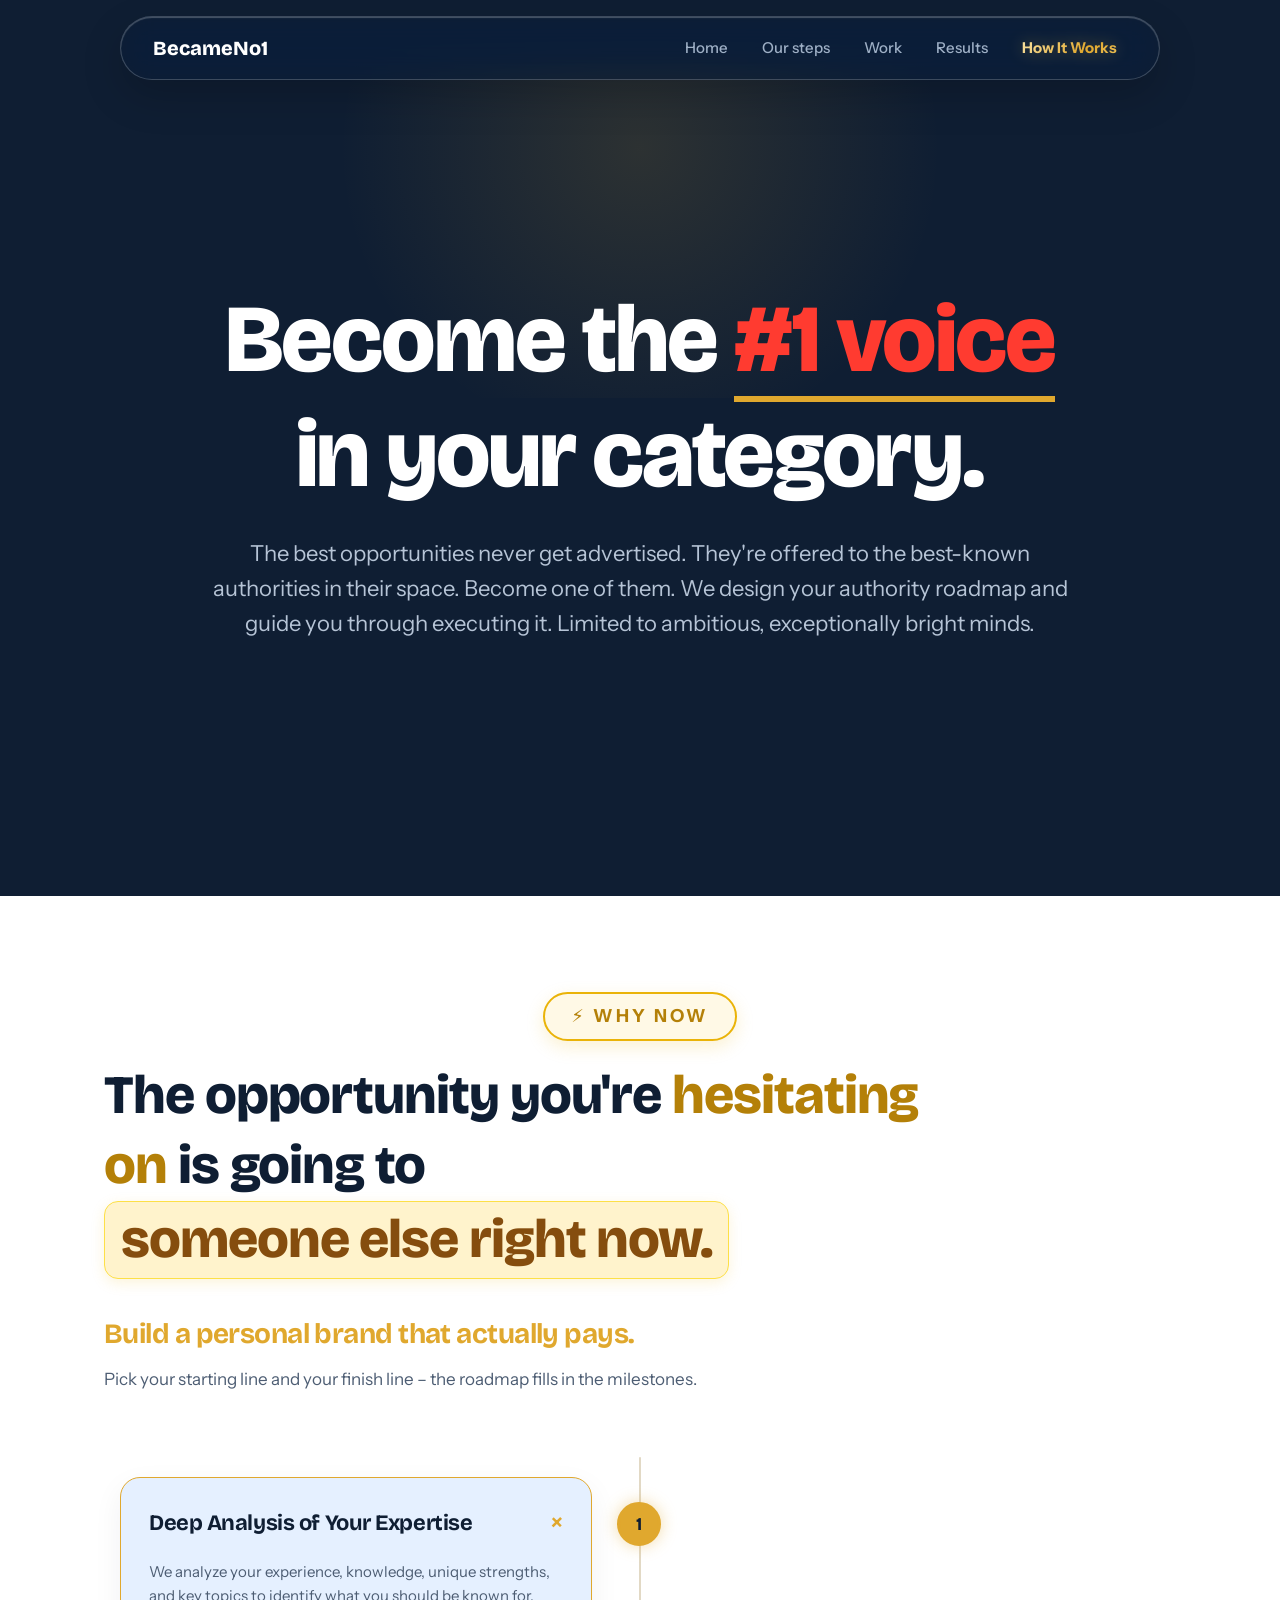
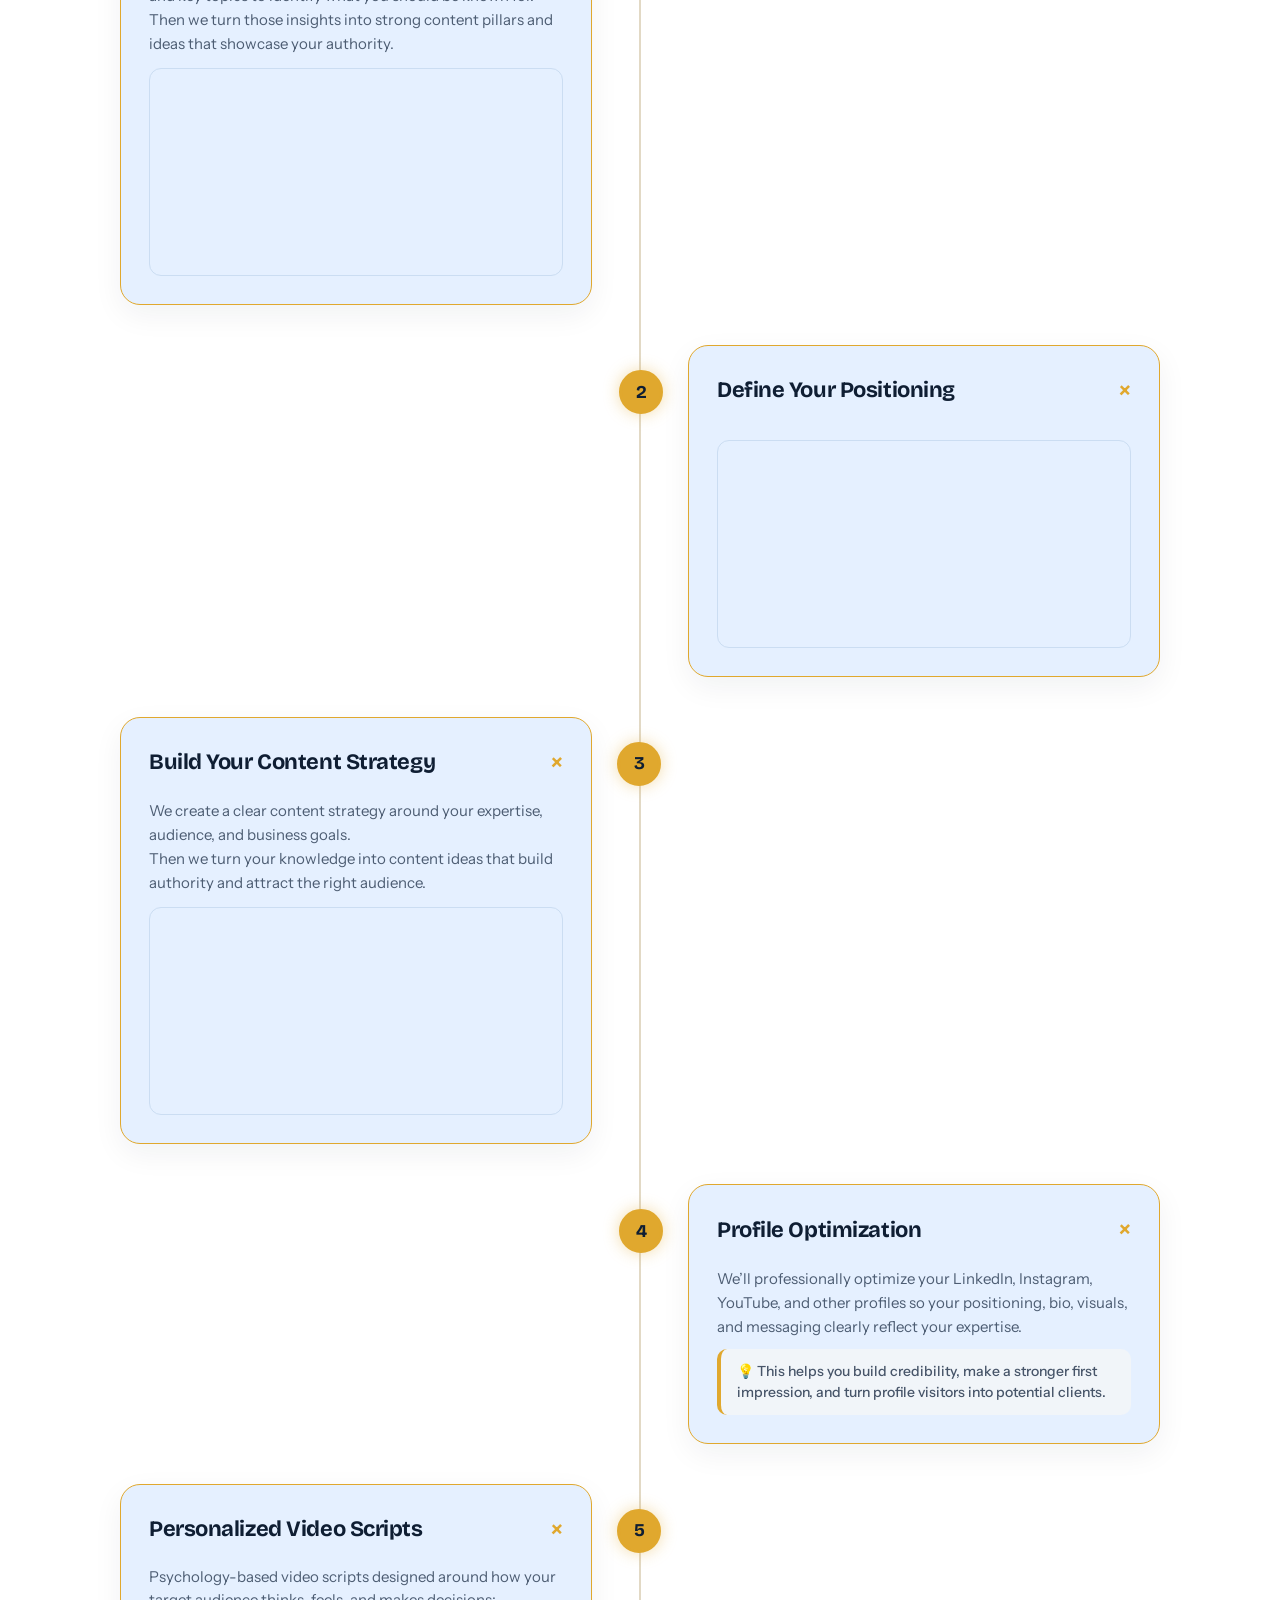
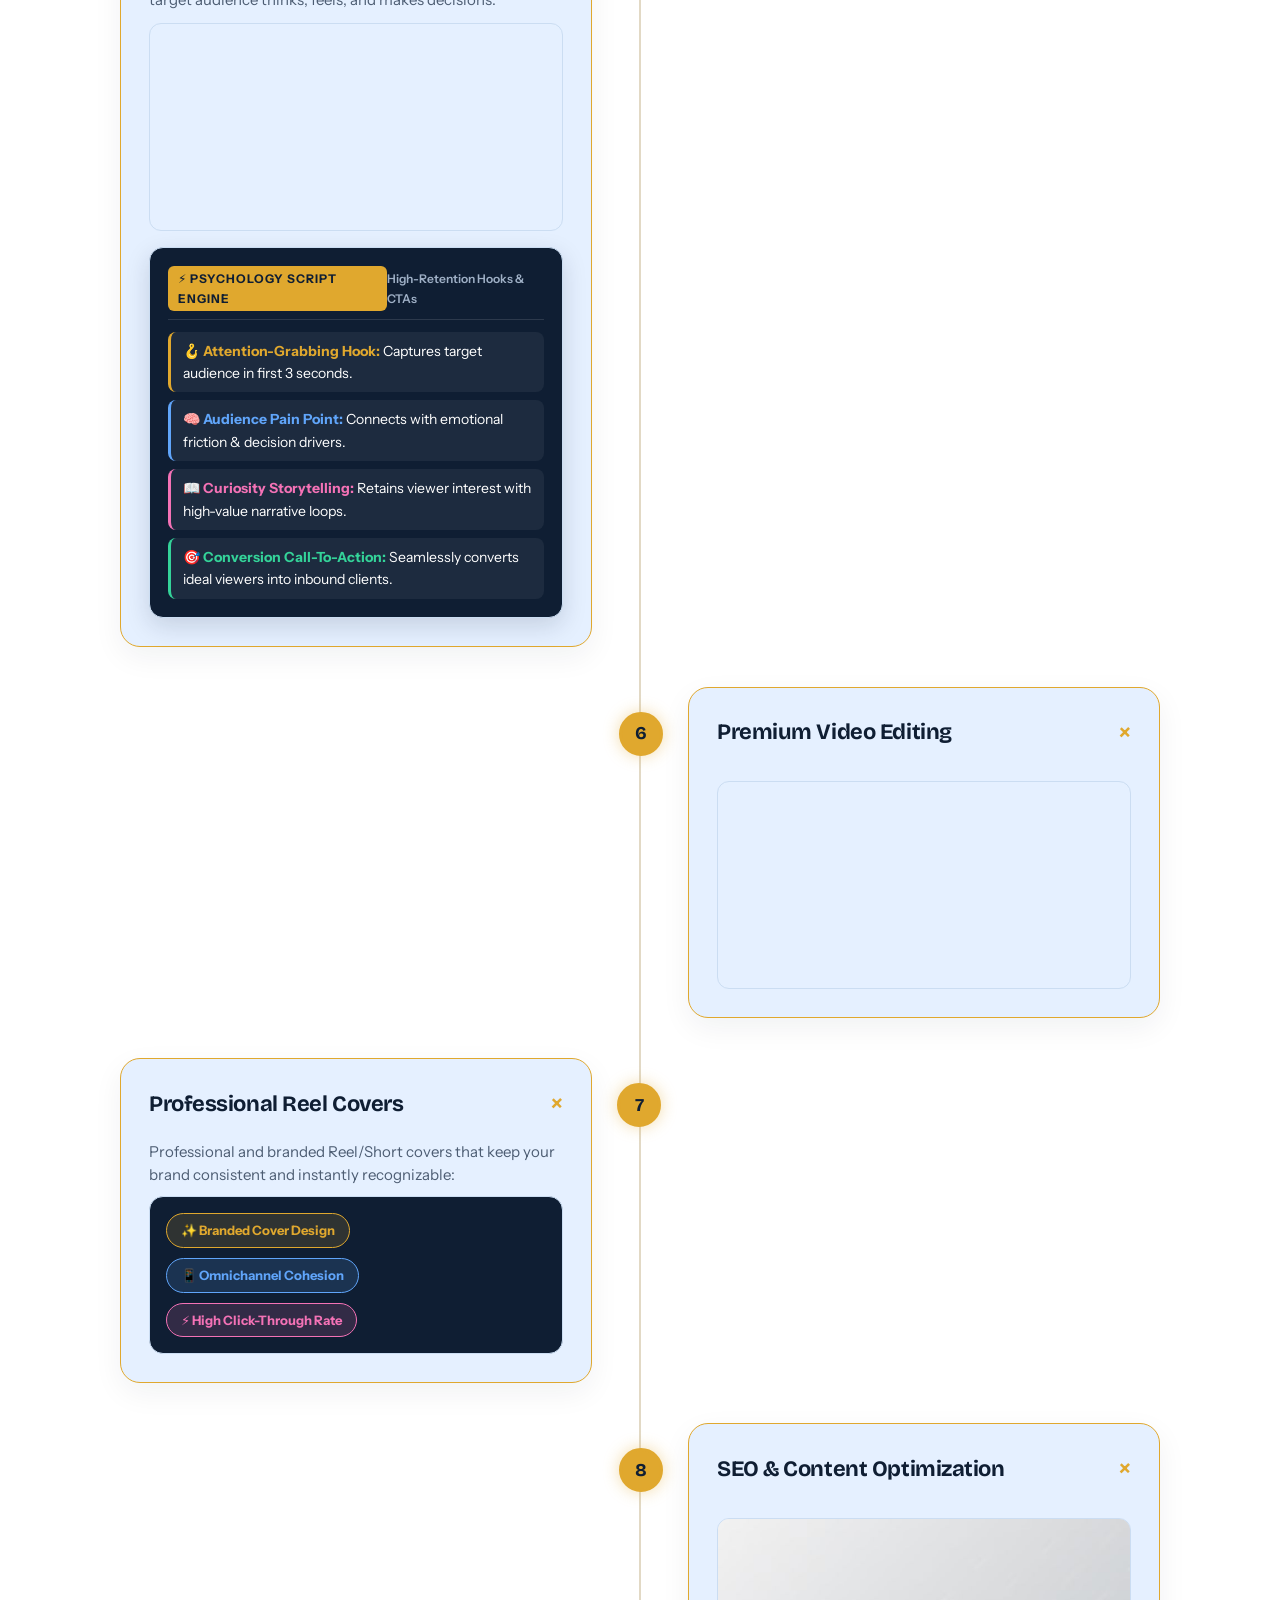
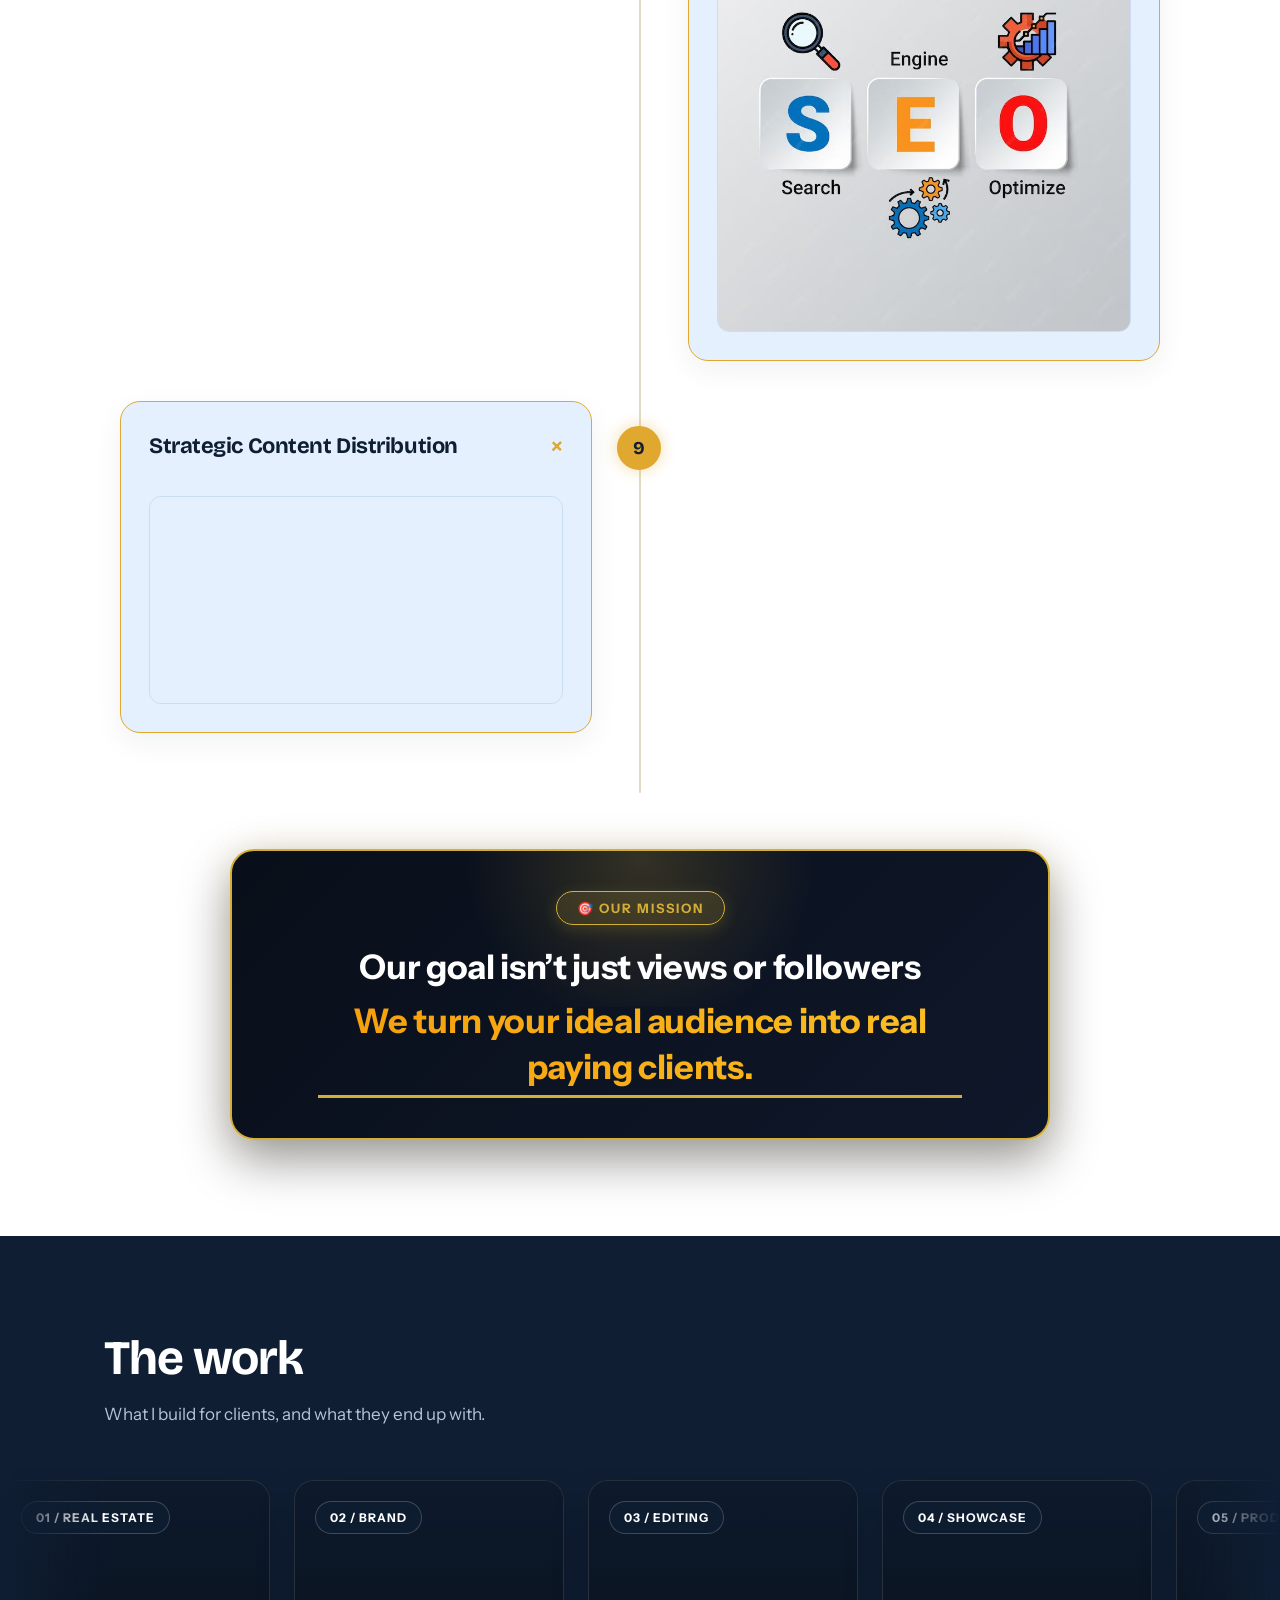
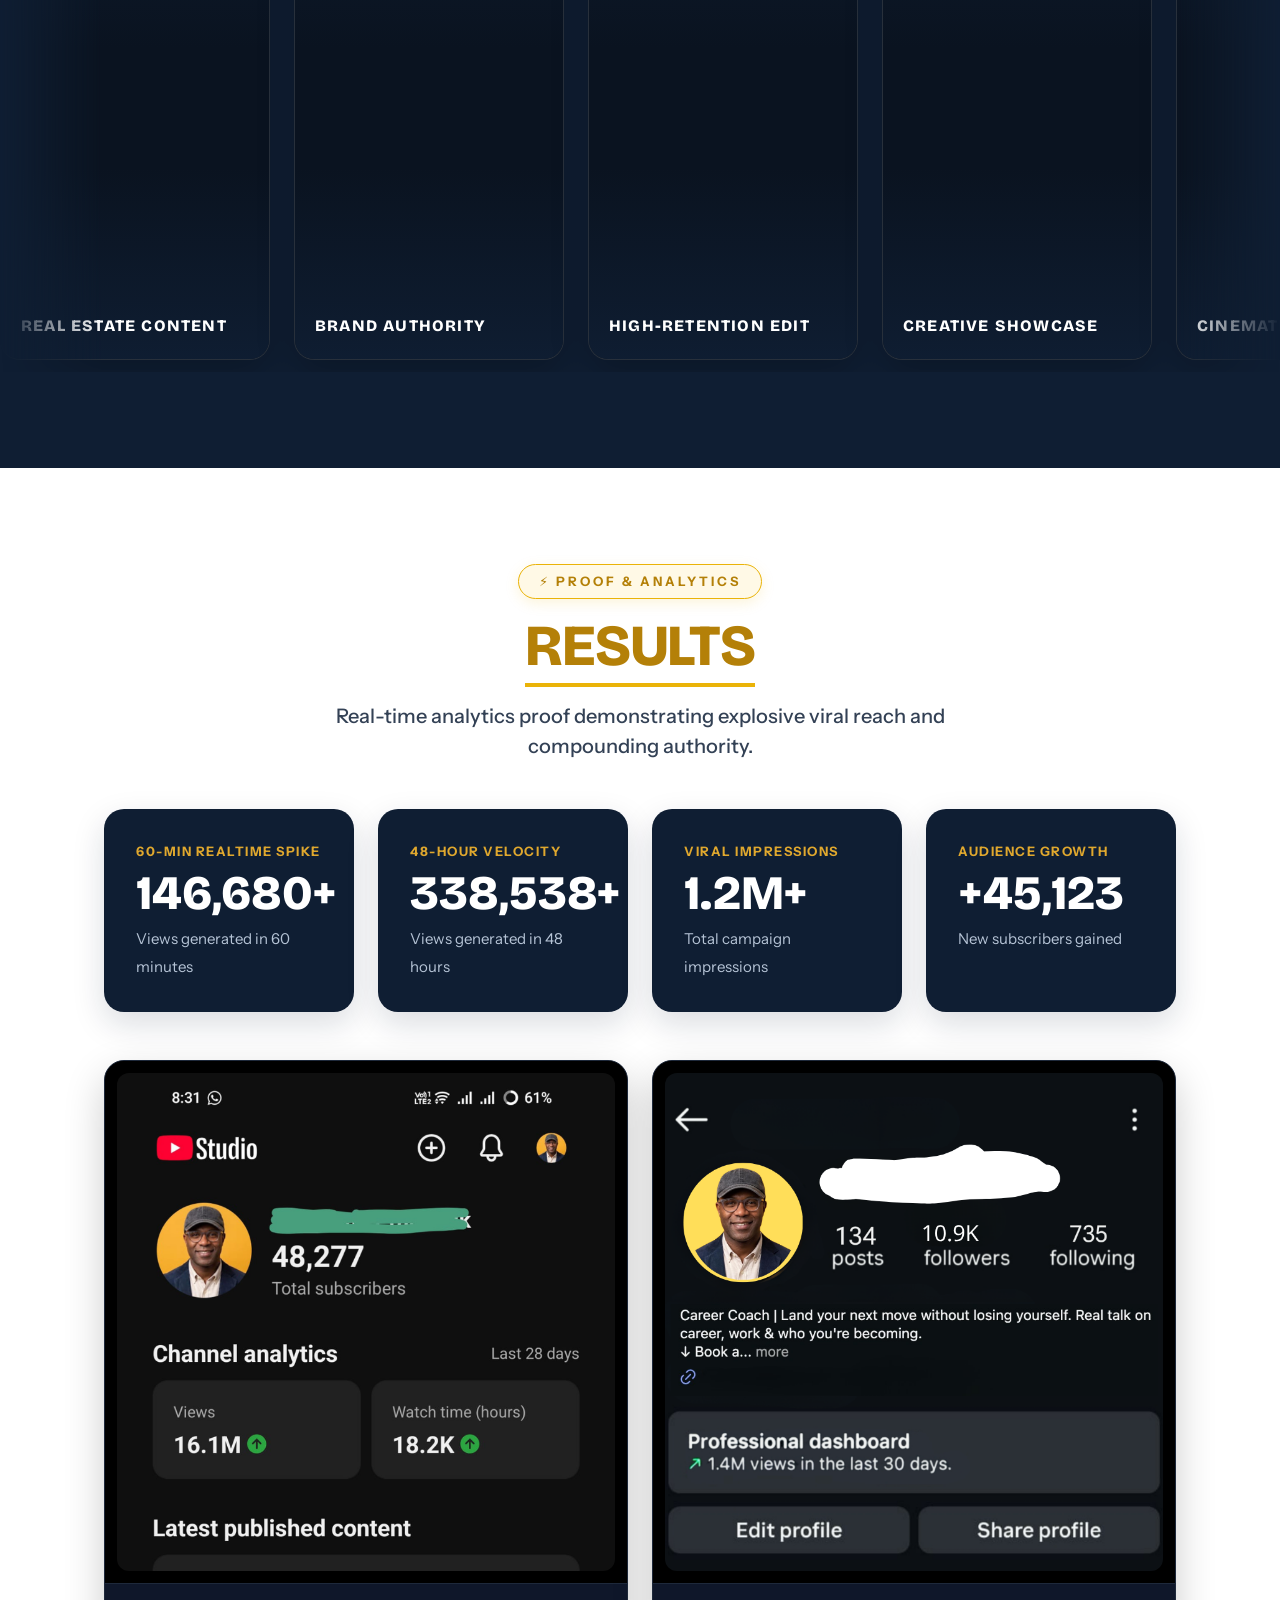
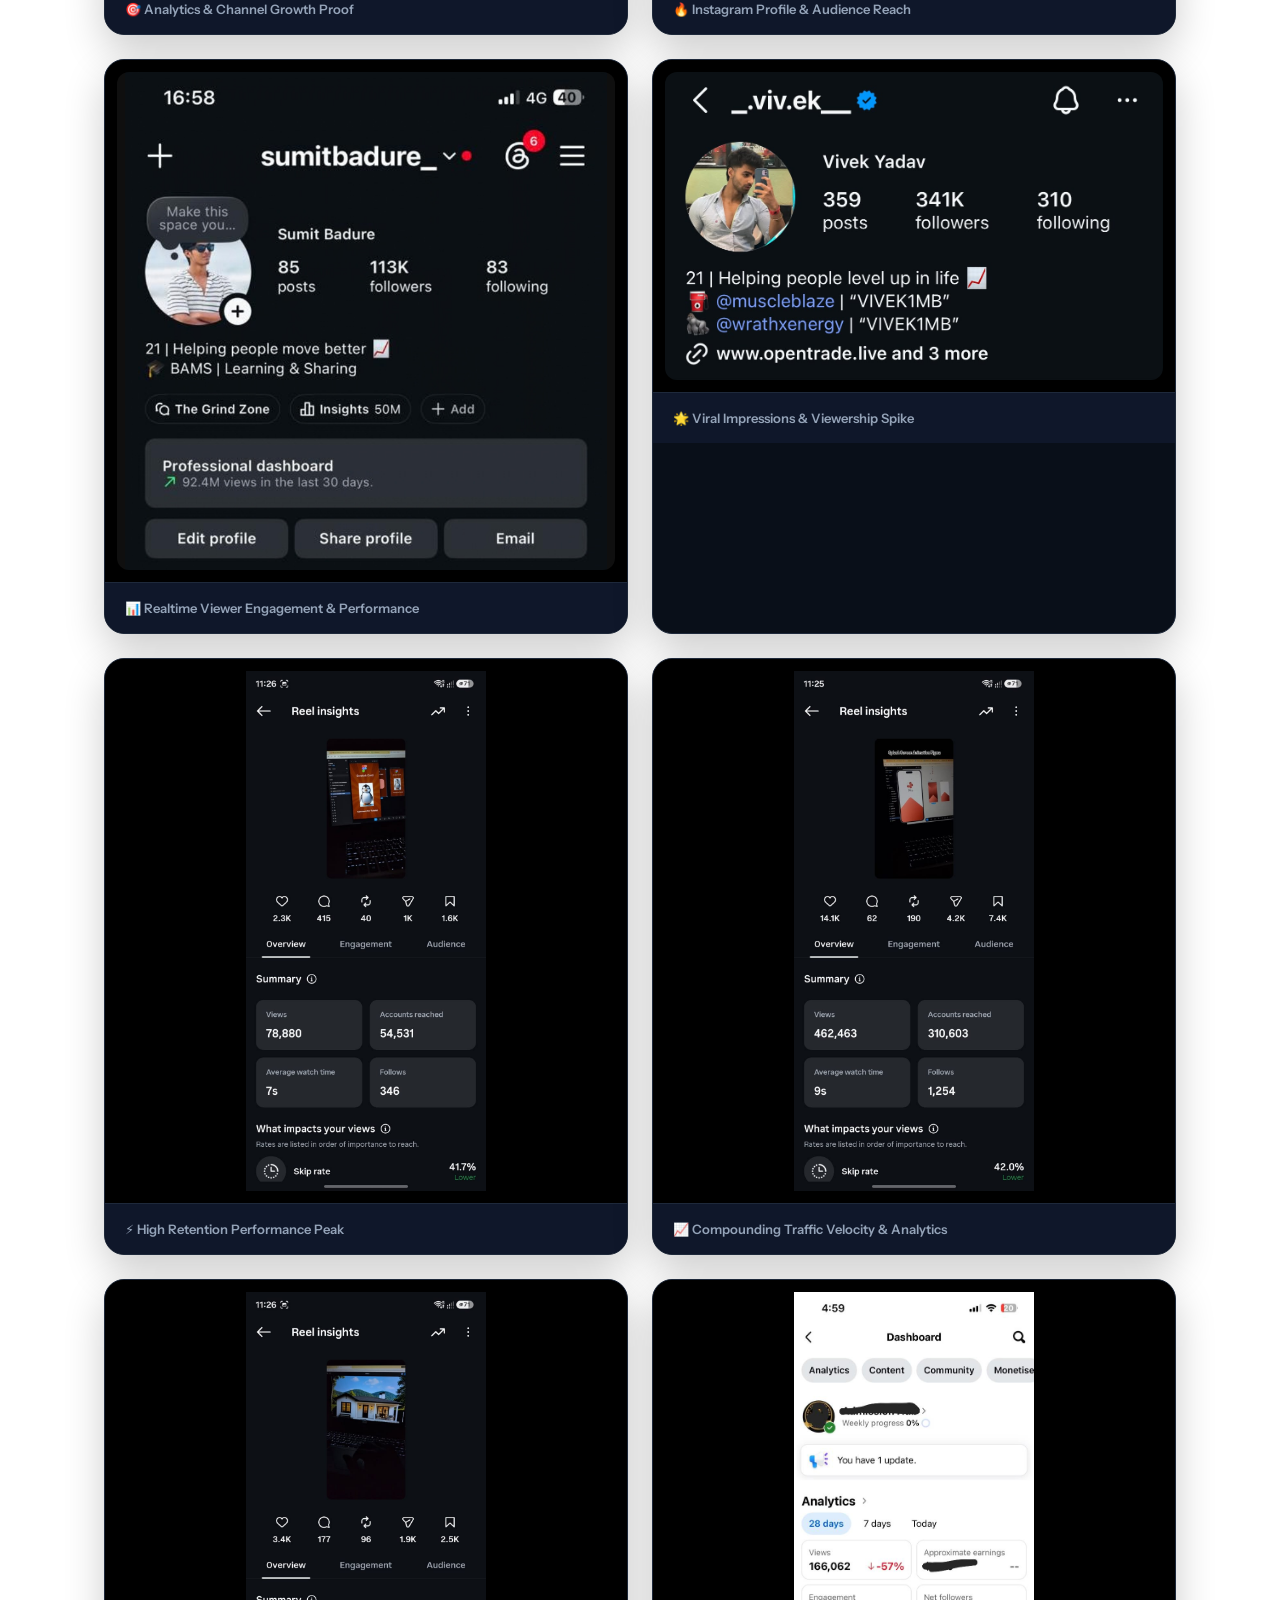
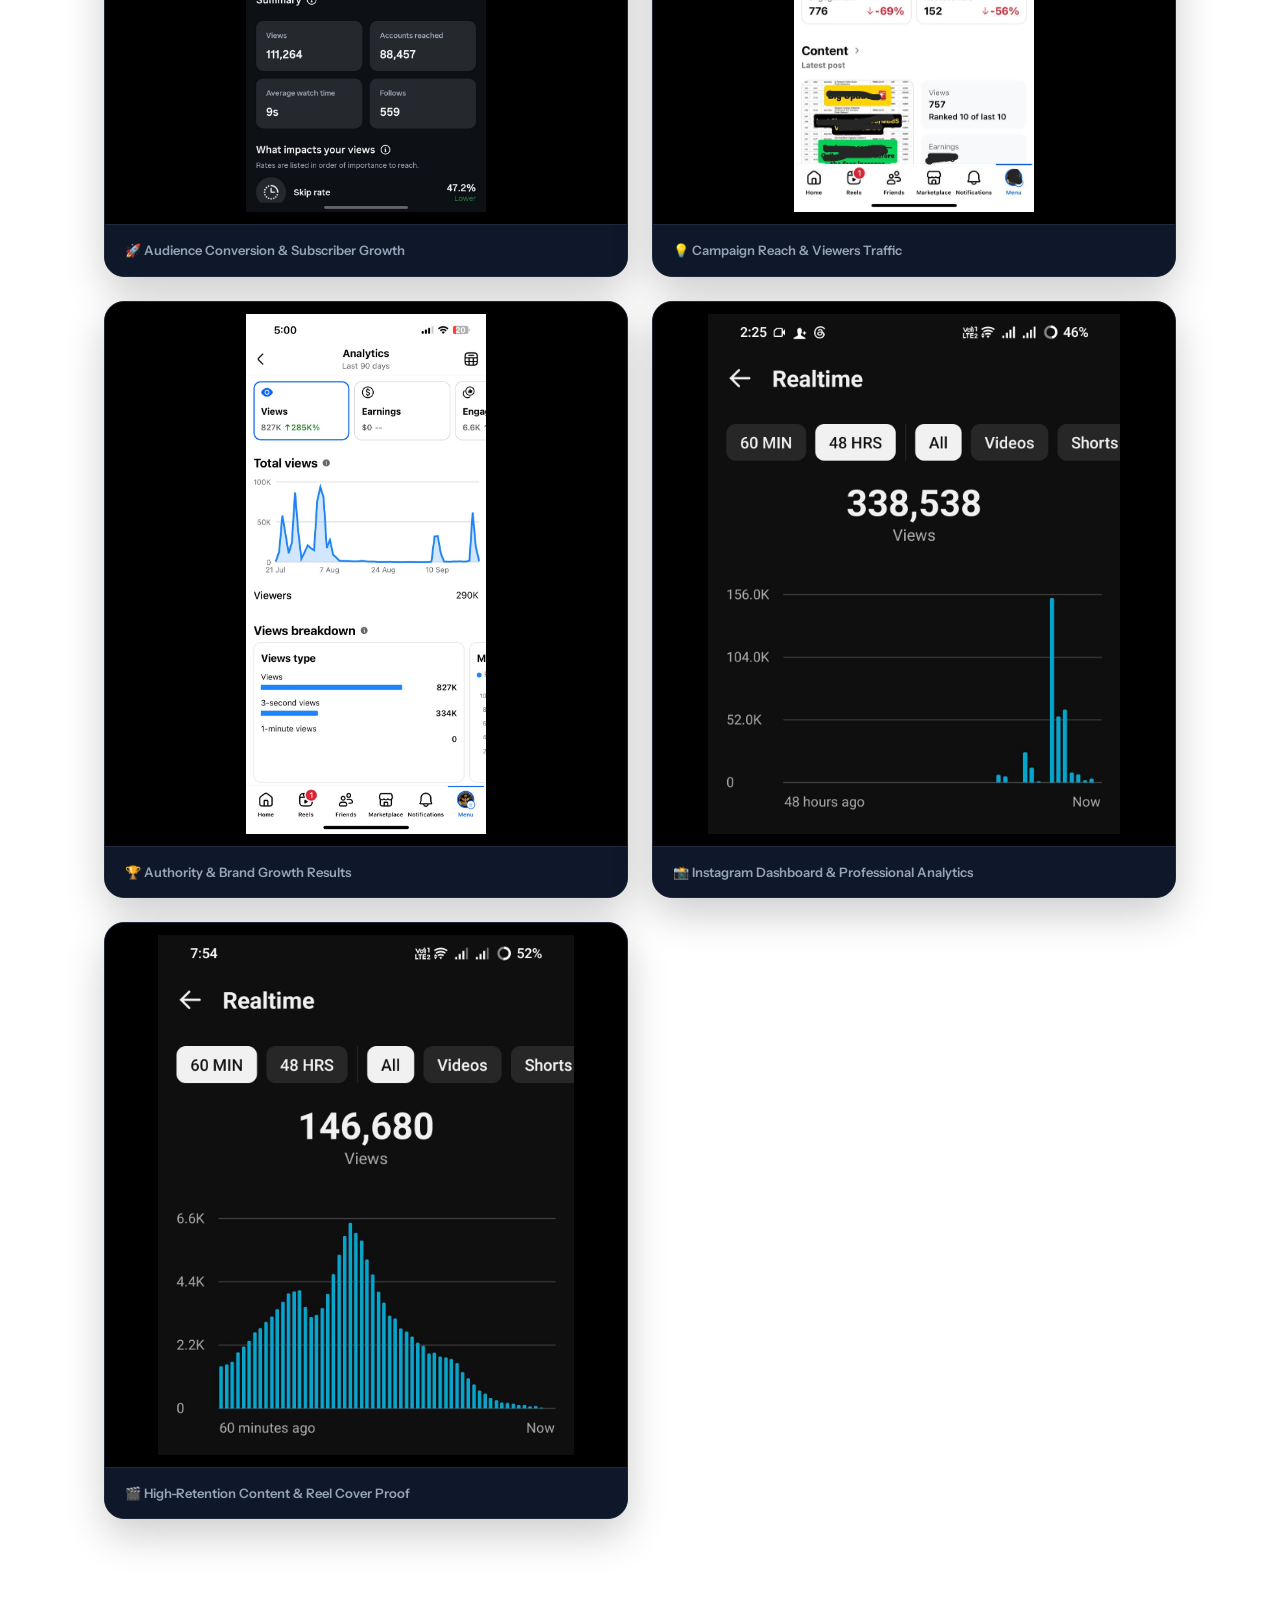
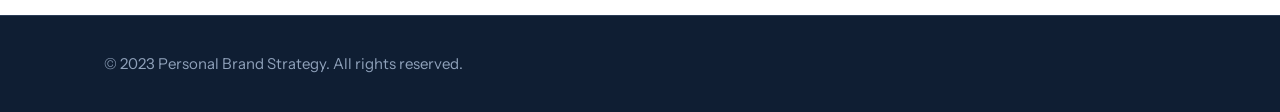
<file: index.html>
<!DOCTYPE html>
<html lang="en">
<head>
<meta charset="utf-8">
<meta name="viewport" content="width=device-width, initial-scale=1">
<title>Authority, PR and Search for Founders, Coaches and TEDx Speakers</title>
<meta name="description" content="I help founders, coaches and TEDx speakers build authority that dominates search, through PR and media features. 99+ features and counting.">
<meta property="og:title" content="Become the #1 voice in your category">
<meta property="og:description" content="Reputation and PR strategy for founders, coaches and TEDx speakers.">
<meta property="og:type" content="website">
<script type="application/ld+json">
{"@context":"https://schema.org","@type":"Person","name":"","jobTitle":"Founder & CEO","worksFor":{"@type":"Organization","name":""},"address":{"@type":"PostalAddress","addressLocality":"Kolkata","addressCountry":"IN"},"sameAs":["[FILL: LinkedIn URL]","[FILL: Instagram URL]"]}
</script>
<link rel="preconnect" href="https://fonts.googleapis.com">
<link rel="preconnect" href="https://fonts.gstatic.com" crossorigin>
<link href="https://fonts.googleapis.com/css2?family=Bricolage+Grotesque:wght@600;700;800&family=Instrument+Sans:wght@400;500;600&display=swap" rel="stylesheet">
<link rel="stylesheet" href="styles.css">
<style>
:root{
  --ink:#0F1E33; --fog:#EDF1F6; --gold:#E0A82E; --slate:#4D5D73; --white:#fff; --line:#CBD5E1;
  --head:'Bricolage Grotesque',system-ui,sans-serif; --body:'Instrument Sans',system-ui,sans-serif;
  --wrap:1120px;
}
*{box-sizing:border-box;margin:0;padding:0}
html{scroll-behavior:smooth;scroll-padding-top:80px}
body{font-family:var(--body);font-size:17px;line-height:1.6;color:var(--white);background:var(--ink)}
h1,h2,h3{font-family:var(--head);line-height:1.1;letter-spacing:-.02em}
a{color:inherit}
:focus-visible{outline:3px solid var(--gold);outline-offset:3px}
.wrap{max-width:var(--wrap);margin:0 auto;padding:0 24px}
section{padding:96px 0}
h2{font-size:clamp(30px,4.5vw,48px);font-weight:700;max-width:18ch}
.lead{color:var(--slate);max-width:56ch;margin-top:16px}
.fill{background:#FFF3CC;padding:0 4px;border-radius:3px}
.btn{display:inline-block;padding:14px 26px;border-radius:999px;font-weight:600;text-decoration:none;font-family:var(--body);transition:transform .15s,background .15s}
.btn.gold{background:var(--gold);color:var(--ink)}
.btn.gold:hover{transform:translateY(-2px);background:#EDB93F}
.btn.ghost{border:2px solid var(--ink)}
.btn.ghost:hover{background:var(--ink);color:var(--white)}

/* header */
header{position:sticky;top:16px;z-index:100;pointer-events:none;padding:0 24px}
header .wrap{
  pointer-events:auto;
  max-width:1040px;
  margin:0 auto;
  background:rgba(15,30,51,0.65);
  backdrop-filter:blur(16px) saturate(180%);
  -webkit-backdrop-filter:blur(16px) saturate(180%);
  color:#fff;
  border-radius:999px;
  padding:0 32px;
  height:64px;
  display:flex;
  align-items:center;
  justify-content:space-between;
  box-shadow:0 16px 40px rgba(0,0,0,0.18), inset 0 1px 1px rgba(255,255,255,0.25);
  border:1px solid rgba(255,255,255,0.2);
}
.logo{font-family:var(--head);font-weight:800;font-size:20px;text-decoration:none;color:#fff}
nav{display:flex;gap:14px;align-items:center}
nav a{text-decoration:none;font-weight:500;font-size:15px;padding:4px 10px;border-radius:999px;color:#9FB0C6;transition:color .15s,background .15s}
nav a:hover, nav a.active{color:#fff;background:rgba(255,255,255,0.05)}
nav .btn{
  padding:10px 22px;
  border-radius:999px;
  border:1.5px solid rgba(255,255,255,0.3);
  background:transparent;
  color:#fff;
  font-weight:600;
  transition:all .15s;
}
nav .btn:hover{background:#fff;color:var(--ink);border-color:#fff}
@media(max-width:820px){nav a:not(.btn){display:none}}

/* hero */
.hero{min-height:calc(100vh - 68px);display:flex;align-items:center;justify-content:center;padding:60px 0;text-align:center;background:var(--ink);position:relative;overflow:hidden;}
.hero::before{content:"";position:absolute;top:-20%;left:50%;transform:translateX(-50%);width:700px;height:500px;background:radial-gradient(circle, rgba(224,168,46,0.14) 0%, rgba(15,30,51,0) 70%);pointer-events:none;z-index:0;}
.hero .wrap{width:100%;position:relative;z-index:1;}
.hero .grid{display:flex;justify-content:center;align-items:center}
.hero h1{font-size:clamp(48px,8.5vw,96px);font-weight:800;color:var(--white)}
.hero p{font-size:22px;color:#B6C4D6;max-width:58ch;margin:28px auto 32px}
.hero .cta{display:flex;gap:14px;flex-wrap:wrap;justify-content:center}
.portrait{aspect-ratio:4/5;background:var(--ink);border-radius:20px;display:grid;place-items:center;color:#9FB0C6;text-align:center;padding:24px}
.hero-in{animation:rise .8s ease both;margin:0 auto}
@keyframes rise{from{opacity:0;transform:translateY(18px)}to{opacity:1;transform:none}}
.proof{margin-top:56px;padding-top:28px;border-top:1px solid rgba(255,255,255,0.12);display:flex;gap:40px;flex-wrap:wrap;align-items:center}
.proof strong{font-family:var(--head);font-size:44px;color:var(--white);line-height:1}
.proof span{color:#B6C4D6;max-width:14ch;display:block;font-size:15px}
.logos{display:flex;gap:28px;flex-wrap:wrap;color:#B6C4D6;font-weight:600}
@media(max-width:820px){.hero .grid{grid-template-columns:1fr}.portrait{max-width:320px}}

/* steps roadmap */
.steps{background:#FFFFFF;color:var(--ink);padding:96px 0;}
.steps .lead{color:var(--slate)}
.road{position:relative;margin-top:64px;max-width:1040px;margin-left:auto;margin-right:auto;padding:20px 0;}
.road::before{content:"";position:absolute;left:50%;top:0;bottom:0;width:2px;background:#E2D9C5;border-radius:3px;transform:translateX(-50%);}
.road .fillbar{position:absolute;left:50%;top:0;width:2px;height:0;background:var(--gold);border-radius:3px;transform:translateX(-50%);z-index:1;}

.step{
  position:relative;
  width:calc(50% - 48px);
  margin-bottom:40px;
  background:#F0F6FF;
  border:1.5px solid #CBDDF2;
  border-radius:20px;
  padding:24px 28px;
  box-shadow:0 10px 30px rgba(15,30,51,0.06);
  transition:all .25s ease;
}
.step:hover{
  border-color:var(--gold);
  box-shadow:0 14px 36px rgba(224,168,46,0.22);
}
.step[open]{
  border-color:var(--gold);
  background:#E5F0FF;
}

.step:nth-of-type(odd){
  margin-left:0;
  margin-right:auto;
}
.step:nth-of-type(even){
  margin-left:auto;
  margin-right:0;
}

.step .num{
  position:absolute;
  top:24px;
  width:44px;
  height:44px;
  border-radius:50%;
  background:#0F1E33;
  color:#FFFFFF;
  border:3px solid #CBDDF2;
  display:grid;
  place-items:center;
  font-family:var(--head);
  font-size:18px;
  font-weight:700;
  transition:all .2s ease;
  z-index:2;
}

.step:nth-of-type(odd) .num{
  right:-48px;
  transform:translateX(50%);
}

.step:nth-of-type(even) .num{
  left:-48px;
  transform:translateX(-50%);
}

.step[open] .num, .step.done .num{
  background:var(--gold);
  border-color:var(--gold);
  color:var(--ink);
  box-shadow:0 0 16px rgba(224,168,46,0.4);
}

.step summary{
  list-style:none;
  cursor:pointer;
  display:flex;
  justify-content:space-between;
  gap:16px;
  align-items:center;
}
.step summary::-webkit-details-marker{display:none}
.step h3{font-size:22px;font-weight:700;color:#0F1E33;line-height:1.3;}
.step summary::after{content:"+";font-size:26px;color:var(--gold);transition:transform .2s;font-weight:600;flex-shrink:0;}
.step[open] summary::after{transform:rotate(45deg)}

.step .body{padding:16px 0 4px;color:var(--slate);font-size:16px;line-height:1.6;}
.step .body p+p{margin-top:10px}
.step .body b{color:#0F1E33}

.steps .cta{margin-top:56px;text-align:center;}

@media(max-width:820px){
  .road{padding-left:56px;max-width:100%;}
  .road::before{left:20px;transform:none;}
  .road .fillbar{left:20px;transform:none;}
  .step{width:100%!important;margin-left:0!important;margin-right:0!important;}
  .step .num{left:-56px!important;right:auto!important;transform:none!important;}
}

/* work */
#work{background:var(--ink);color:var(--white)}
#work h2{color:var(--white)}
#work .lead{color:#B6C4D6}
.work-list{margin-top:48px;border-top:2px solid var(--ink)}
.work-item{display:grid;grid-template-columns:1fr 2fr auto;gap:32px;padding:32px 0;border-bottom:1px solid var(--line);align-items:start}
.work-item:nth-child(even){background:linear-gradient(90deg,transparent,rgba(255,255,255,.55),transparent)}
.work-item h3{font-size:24px;font-weight:700}
.work-item p{color:var(--slate)}
.tag{font-size:14px;font-weight:600;border:1.5px solid var(--ink);border-radius:999px;padding:4px 14px;white-space:nowrap}
.featured{margin-top:48px;display:flex;gap:16px 32px;flex-wrap:wrap;align-items:center;color:var(--slate);font-weight:600}
@media(max-width:820px){.work-item{grid-template-columns:1fr;gap:10px}}

/* video marquee slider */
.v-marquee-wrap {
  width: 100vw;
  position: relative;
  left: 50%;
  right: 50%;
  margin-left: -50vw;
  margin-right: -50vw;
  overflow: hidden;
  margin-top: 40px;
  padding: 12px 0;
  mask-image: linear-gradient(to right, transparent, black 8%, black 92%, transparent);
  -webkit-mask-image: linear-gradient(to right, transparent, black 8%, black 92%, transparent);
}
.v-marquee-track {
  display: flex;
  gap: 24px;
  width: max-content;
  animation: marqueeScroll 16s linear infinite;
}

@keyframes marqueeScroll {
  0% { transform: translateX(0); }
  100% { transform: translateX(-50%); }
}
.v-card {
  position: relative;
  width: 270px;
  height: 480px;
  border-radius: 20px;
  overflow: hidden;
  background: #0A1320;
  flex-shrink: 0;
  box-shadow: 0 16px 36px rgba(0,0,0,0.22);
  border: 1px solid rgba(255,255,255,0.12);
  transition: transform 0.3s ease, box-shadow 0.3s ease;
}
.v-card:hover {
  transform: translateY(-8px) scale(1.02);
  box-shadow: 0 24px 48px rgba(0,0,0,0.38);
}
.v-card video, .v-card iframe {
  width: 100%;
  height: 100%;
  object-fit: cover;
  display: block;
  border: 0;
}
.v-card-overlay {
  position: absolute;
  inset: 0;
  background: linear-gradient(180deg, rgba(15,30,51,0.65) 0%, transparent 35%, transparent 60%, rgba(15,30,51,0.92) 100%);
  display: flex;
  flex-direction: column;
  justify-content: space-between;
  padding: 20px;
  pointer-events: none;
}
.v-tag {
  align-self: flex-start;
  background: rgba(15,30,51,0.75);
  backdrop-filter: blur(8px);
  color: #fff;
  font-size: 12px;
  font-weight: 700;
  letter-spacing: 1px;
  padding: 6px 14px;
  border-radius: 999px;
  border: 1px solid rgba(255,255,255,0.2);
  text-transform: uppercase;
  font-family: var(--body);
}
.v-title {
  color: #fff;
  font-family: var(--head);
  font-size: 16px;
  font-weight: 800;
  letter-spacing: 1.2px;
  text-transform: uppercase;
}

/* results */
.results{background:var(--white)}
.nums{display:grid;grid-template-columns:repeat(auto-fit,minmax(200px,1fr));gap:40px;margin-top:48px}
.nums strong{display:block;font-family:var(--head);font-size:clamp(44px,6vw,68px);line-height:1;color:var(--ink);border-bottom:4px solid var(--gold);padding-bottom:12px;margin-bottom:12px}
.nums span{color:var(--slate)}
.quotes{display:grid;grid-template-columns:repeat(auto-fit,minmax(280px,1fr));gap:32px;margin-top:72px}
blockquote{font-size:20px;line-height:1.5;border-left:4px solid var(--gold);padding-left:24px}
blockquote footer{margin-top:14px;font-size:15px;color:var(--slate);border:0;position:static;background:none;backdrop-filter:none}
.case{margin-top:72px;display:grid;grid-template-columns:repeat(3,1fr);gap:0;border:2px solid var(--ink)}
.case div{padding:28px;border-right:2px solid var(--ink)}
.case div:last-child{border-right:0;background:var(--ink);color:var(--white)}
.case h3{font-size:20px;margin-bottom:8px}
@media(max-width:820px){.case{grid-template-columns:1fr}.case div{border-right:0;border-bottom:2px solid var(--ink)}}
@media(max-width:640px){.screenshot-grid{grid-template-columns:1fr!important}}


/* final cta */
.final{background:var(--ink);color:var(--white);text-align:left}
.final h2{max-width:20ch}
.final p{color:#B6C4D6;margin:18px 0 32px;max-width:52ch}
footer.site{padding:36px 0;background:var(--ink);color:#8FA1BA;font-size:15px;border-top:1px solid #2A3C57;position:static;backdrop-filter:none}
footer.site .wrap{display:flex;justify-content:space-between;gap:16px;flex-wrap:wrap}
footer.site a{margin-left:18px;text-decoration:none}

@media(prefers-reduced-motion:reduce){*{animation:none!important;transition:none!important;scroll-behavior:auto!important}}
</style>
</head>
<body>

<header>
  <div class="wrap">
    <a class="logo" href="index.html#top" id="nav-logo">BecameNo1</a>
    <button class="nav-toggle" aria-label="Toggle Navigation" id="mobile-nav-toggle">
      <span></span>
      <span></span>
      <span></span>
    </button>
    <nav aria-label="Main" id="main-nav">
      <a href="#top" id="nav-link-home">Home</a>
      <a href="#steps" id="nav-link-steps">Our steps</a>
      <a href="#work" id="nav-link-work">Work</a>
      <a href="#results" id="nav-link-results">Results</a>
      <a href="how-it-works.html" id="nav-link-how" class="gold-text-effect">How It Works</a>
    </nav>
  </div>
</header>

<main id="top">

<section class="hero" id="about">
  <div class="wrap">
    <div class="grid">
      <div class="hero-in">
        <h1>Become the <span style="color: #FF3B30; border-bottom: 6px solid var(--gold); padding-bottom: 4px; display: inline-block;">#1 voice</span><br>in your category.</h1>
        <p>The best opportunities never get advertised. They're offered to the best-known authorities in their space. Become one of them. We design your authority roadmap and guide you through executing it. Limited to ambitious, exceptionally bright minds.</p>

      </div>
    </div>

  </div>
</section>

<section class="steps" id="steps">
  <div class="wrap">
    <div style="text-align:center;margin-bottom:20px;"><span style="color:#B48008;background:#FFF9E6;border:2px solid #EAB308;font-weight:800;letter-spacing:3px;font-size:18px;text-transform:uppercase;padding:8px 26px;border-radius:999px;display:inline-block;box-shadow:0 6px 18px rgba(234,179,8,0.18);">⚡ WHY NOW</span></div>
    <h2 style="font-size:clamp(34px,5vw,54px);font-weight:800;color:#0F1E33;max-width:24ch;line-height:1.3;margin-bottom:40px;letter-spacing:-0.02em;">The opportunity you're <span style="color:#B48008;font-weight:900;">hesitating on</span> is going to <span style="background:#FFF3CC;color:#854D0E;border:1.5px solid #FDE047;padding:3px 16px;border-radius:14px;display:inline-block;font-weight:800;box-shadow:0 4px 14px rgba(234,179,8,0.15);">someone else right now.</span></h2>
    <h3 style="font-size:28px;font-weight:700;color:var(--gold);margin-top:32px;">Build a personal brand that actually pays.</h3>
    <p class="lead">Pick your starting line and your finish line – the roadmap fills in the milestones.</p>
    <div class="road" id="road">
      <div class="fillbar" id="fillbar"></div>

      <details class="step" open>
        <summary><span class="num">1</span><h3>Deep Analysis of Your Expertise</h3></summary>
        <div class="body">
          <p style="font-size:15px;color:var(--slate);margin-bottom:10px;line-height:1.6;">
            We analyze your experience, knowledge, unique strengths, and key topics to identify what you should be known for.<br>Then we turn those insights into strong content pillars and ideas that showcase your authority.
          </p>
          <video autoplay loop muted playsinline style="width:100%;height:auto;border-radius:12px;margin-top:12px;display:block;border:1px solid #CBDDF2;">
            <source src="deep.mp4" type="video/mp4">
          </video>
        </div>
      </details>

      <details class="step" open>
        <summary><span class="num">2</span><h3>Define Your Positioning</h3></summary>
        <div class="body">
          <video autoplay loop muted playsinline style="width:100%;height:auto;border-radius:12px;margin-top:12px;display:block;border:1px solid #CBDDF2;">
            <source src="samplevideo11.mp4" type="video/mp4">
          </video>
        </div>
      </details>

      <details class="step" open>
        <summary><span class="num">3</span><h3>Build Your Content Strategy</h3></summary>
        <div class="body">
          <p style="font-size:15px;color:var(--slate);margin-bottom:10px;line-height:1.6;">
            We create a clear content strategy around your expertise, audience, and business goals.<br>Then we turn your knowledge into content ideas that build authority and attract the right audience.
          </p>
          <video autoplay loop muted playsinline style="width:100%;height:auto;border-radius:12px;margin-top:12px;display:block;border:1px solid #CBDDF2;">
            <source src="samplevideo10.mp4" type="video/mp4">
          </video>
        </div>
      </details>

      <details class="step" open>
        <summary><span class="num">4</span><h3>Profile Optimization</h3></summary>
        <div class="body">
          <p style="font-size:15px;color:var(--slate);margin-bottom:10px;line-height:1.6;">
            We’ll professionally optimize your LinkedIn, Instagram, YouTube, and other profiles so your positioning, bio, visuals, and messaging clearly reflect your expertise.
          </p>
          <p style="font-size:14px;color:#475569;background:#F1F5F9;padding:12px 16px;border-radius:10px;border-left:4px solid var(--gold);margin-top:10px;line-height:1.5;font-weight:500;">
            💡 This helps you build credibility, make a stronger first impression, and turn profile visitors into potential clients.
          </p>
        </div>
      </details>

      <details class="step" open>
        <summary><span class="num">5</span><h3>Personalized Video Scripts</h3></summary>
        <div class="body">
          <p style="font-size:15px;color:var(--slate);margin-bottom:10px;line-height:1.5;">
            Psychology-based video scripts designed around how your target audience thinks, feels, and makes decisions:
          </p>
          <video autoplay loop muted playsinline style="width:100%;height:auto;border-radius:12px;margin-top:12px;display:block;border:1px solid #CBDDF2;">
            <source src="Script.mp4" type="video/mp4">
          </video>
          <div style="background:#0F1E33;color:#FFF;padding:18px;border-radius:14px;border:1px solid #CBDDF2;margin-top:16px;font-size:14px;box-shadow:0 8px 24px rgba(15,30,51,0.15);">
            <div style="display:flex;align-items:center;justify-content:space-between;margin-bottom:12px;border-bottom:1px solid rgba(255,255,255,0.12);padding-bottom:8px;">
              <span style="background:var(--gold);color:#0F1E33;font-weight:800;padding:3px 10px;border-radius:6px;font-size:12px;letter-spacing:1px;text-transform:uppercase;">⚡ PSYCHOLOGY SCRIPT ENGINE</span>
              <span style="color:#9FB0C6;font-size:12px;font-weight:600;">High-Retention Hooks & CTAs</span>
            </div>
            <div style="display:grid;gap:8px;">
              <div style="background:rgba(255,255,255,0.06);padding:8px 12px;border-radius:8px;border-left:3px solid var(--gold);">
                <strong style="color:var(--gold);">🪝 Attention-Grabbing Hook:</strong> Captures target audience in first 3 seconds.
              </div>
              <div style="background:rgba(255,255,255,0.06);padding:8px 12px;border-radius:8px;border-left:3px solid #60A5FA;">
                <strong style="color:#60A5FA;">🧠 Audience Pain Point:</strong> Connects with emotional friction & decision drivers.
              </div>
              <div style="background:rgba(255,255,255,0.06);padding:8px 12px;border-radius:8px;border-left:3px solid #F472B6;">
                <strong style="color:#F472B6;">📖 Curiosity Storytelling:</strong> Retains viewer interest with high-value narrative loops.
              </div>
              <div style="background:rgba(255,255,255,0.06);padding:8px 12px;border-radius:8px;border-left:3px solid #34D399;">
                <strong style="color:#34D399;">🎯 Conversion Call-To-Action:</strong> Seamlessly converts ideal viewers into inbound clients.
              </div>
            </div>
          </div>
        </div>
      </details>

      <details class="step" open>
        <summary><span class="num">6</span><h3>Premium Video Editing</h3></summary>
        <div class="body">
          <video autoplay loop muted playsinline style="width:100%;height:auto;border-radius:12px;margin-top:12px;display:block;border:1px solid #CBDDF2;">
            <source src="samplevideo8mp4.mp4" type="video/mp4">
          </video>
        </div>
      </details>

      <details class="step" open>
        <summary><span class="num">7</span><h3>Professional Reel Covers</h3></summary>
        <div class="body">
          <p style="font-size:15px;color:var(--slate);margin-bottom:10px;line-height:1.5;">
            Professional and branded Reel/Short covers that keep your brand consistent and instantly recognizable:
          </p>
          <div style="background:#0F1E33;color:#FFF;padding:16px;border-radius:14px;border:1px solid #CBDDF2;margin-top:10px;display:flex;gap:10px;align-items:center;flex-wrap:wrap;">
            <span style="background:rgba(224,168,46,0.15);color:var(--gold);border:1px solid var(--gold);padding:6px 14px;border-radius:999px;font-size:13px;font-weight:700;">✨ Branded Cover Design</span>
            <span style="background:rgba(96,165,250,0.15);color:#60A5FA;border:1px solid #60A5FA;padding:6px 14px;border-radius:999px;font-size:13px;font-weight:700;">📱 Omnichannel Cohesion</span>
            <span style="background:rgba(244,114,182,0.15);color:#F472B6;border:1px solid #F472B6;padding:6px 14px;border-radius:999px;font-size:13px;font-weight:700;">⚡ High Click-Through Rate</span>
          </div>
        </div>
      </details>

      <details class="step" open>
        <summary><span class="num">8</span><h3>SEO & Content Optimization</h3></summary>
        <div class="body">
          <img src="SEO.png" alt="SEO Optimization" style="width:100%;height:auto;border-radius:12px;margin-top:12px;display:block;border:1px solid #CBDDF2;">
        </div>
      </details>

      <details class="step" open>
        <summary><span class="num">9</span><h3>Strategic Content Distribution</h3></summary>
        <div class="body">
          <video autoplay loop muted playsinline style="width:100%;height:auto;border-radius:12px;margin-top:12px;display:block;border:1px solid #CBDDF2;">
            <source src="samplevideo9.mp4" type="video/mp4">
          </video>
        </div>
      </details>
    </div>
    <div class="cta" style="margin-top:56px;text-align:center;">
      <div style="background: linear-gradient(135deg, #090F19 0%, #0F172A 100%); border: 2px solid #D4AF37; border-radius: 24px; padding: 40px 24px; max-width: 820px; margin: 0 auto; box-shadow: 0 20px 50px rgba(0, 0, 0, 0.4), 0 0 30px rgba(212, 175, 55, 0.15); position: relative; overflow: hidden;">
        <div style="position: absolute; top: -50%; left: 50%; transform: translateX(-50%); width: 400px; height: 300px; background: radial-gradient(circle, rgba(212,175,55,0.2) 0%, transparent 70%); pointer-events: none;"></div>
        <div style="position: relative; z-index: 1;">
          <span style="background: rgba(212,175,55,0.15); color: #D4AF37; border: 1.5px solid #D4AF37; font-weight: 800; letter-spacing: 2px; font-size: 13px; text-transform: uppercase; padding: 6px 20px; border-radius: 999px; display: inline-block; margin-bottom: 20px; box-shadow: 0 4px 16px rgba(212,175,55,0.2);">
            🎯 OUR MISSION
          </span>
          <p style="font-size: clamp(22px, 3.8vw, 34px); font-weight: 800; color: #FFFFFF; max-width: 28ch; margin: 0 auto; line-height: 1.35; letter-spacing: -0.01em;">
            Our goal isn’t just views or followers<br>
            <span style="color: #D4AF37; background: linear-gradient(90deg, #F59E0B, #FBBF24); -webkit-background-clip: text; -webkit-text-fill-color: transparent; border-bottom: 3px solid #D4AF37; padding-bottom: 4px; display: inline-block; margin-top: 8px;">
              We turn your ideal audience into real paying clients.
            </span>
          </p>
        </div>
      </div>
    </div>
  </div>
</section>

<section id="work">
  <div class="wrap">
    <h2>The work</h2>
    <p class="lead">What I build for clients, and what they end up with.</p>
  </div>
  <div class="v-marquee-wrap">
    <div class="v-marquee-track">
      <!-- Set 1 -->
      <div class="v-card">
        <video autoplay loop muted playsinline>
          <source src="Reatestate.mp4" type="video/mp4">
        </video>
        <div class="v-card-overlay">
          <span class="v-tag">01 / REAL ESTATE</span>
          <span class="v-title">REAL ESTATE CONTENT</span>
        </div>
      </div>
      <div class="v-card">
        <video autoplay loop muted playsinline>
          <source src="samplevideo2.mp4" type="video/mp4">
        </video>
        <div class="v-card-overlay">
          <span class="v-tag">02 / BRAND</span>
          <span class="v-title">BRAND AUTHORITY</span>
        </div>
      </div>
      <div class="v-card">
        <video autoplay loop muted playsinline>
          <source src="samplevideo4.mp4" type="video/mp4">
        </video>
        <div class="v-card-overlay">
          <span class="v-tag">03 / EDITING</span>
          <span class="v-title">HIGH-RETENTION EDIT</span>
        </div>
      </div>
      <div class="v-card">
        <video autoplay loop muted playsinline>
          <source src="samplevideo5.mp4" type="video/mp4">
        </video>
        <div class="v-card-overlay">
          <span class="v-tag">04 / SHOWCASE</span>
          <span class="v-title">CREATIVE SHOWCASE</span>
        </div>
      </div>
      <div class="v-card">
        <video autoplay loop muted playsinline>
          <source src="samplevideo6.mp4" type="video/mp4">
        </video>
        <div class="v-card-overlay">
          <span class="v-tag">05 / PRODUCTION</span>
          <span class="v-title">CINEMATIC REEL</span>
        </div>
      </div>

      <!-- Set 2 (Duplicated for infinite seamless marquee loop) -->
      <div class="v-card">
        <video autoplay loop muted playsinline>
          <source src="Reatestate.mp4" type="video/mp4">
        </video>
        <div class="v-card-overlay">
          <span class="v-tag">01 / REAL ESTATE</span>
          <span class="v-title">REAL ESTATE CONTENT</span>
        </div>
      </div>
      <div class="v-card">
        <video autoplay loop muted playsinline>
          <source src="samplevideo2.mp4" type="video/mp4">
        </video>
        <div class="v-card-overlay">
          <span class="v-tag">02 / BRAND</span>
          <span class="v-title">BRAND AUTHORITY</span>
        </div>
      </div>
      <div class="v-card">
        <video autoplay loop muted playsinline>
          <source src="samplevideo4.mp4" type="video/mp4">
        </video>
        <div class="v-card-overlay">
          <span class="v-tag">03 / EDITING</span>
          <span class="v-title">HIGH-RETENTION EDIT</span>
        </div>
      </div>
      <div class="v-card">
        <video autoplay loop muted playsinline>
          <source src="samplevideo5.mp4" type="video/mp4">
        </video>
        <div class="v-card-overlay">
          <span class="v-tag">04 / SHOWCASE</span>
          <span class="v-title">CREATIVE SHOWCASE</span>
        </div>
      </div>
      <div class="v-card">
        <video autoplay loop muted playsinline>
          <source src="samplevideo6.mp4" type="video/mp4">
        </video>
        <div class="v-card-overlay">
          <span class="v-tag">05 / PRODUCTION</span>
          <span class="v-title">CINEMATIC REEL</span>
        </div>
      </div>
    </div>
  </div>
</section>



<section class="results" id="results" style="background:var(--white);padding:96px 0;">
  <div class="wrap">
    <div style="text-align:center;margin-bottom:48px;">
      <div style="display:inline-block;color:#B48008;background:#FFF9E6;border:1.5px solid #EAB308;font-weight:800;letter-spacing:3px;font-size:13px;text-transform:uppercase;padding:6px 20px;border-radius:999px;margin-bottom:16px;box-shadow:0 4px 14px rgba(234,179,8,0.15);">⚡ PROOF & ANALYTICS</div>
      <h2 style="text-align:center;font-size:clamp(38px,5vw,58px);font-weight:900;color:#0F1E33;letter-spacing:-0.02em;margin:0 auto 14px;text-transform:uppercase;">
        <span style="color:#B48008;border-bottom:4px solid #EAB308;padding-bottom:4px;display:inline-block;">RESULTS</span>
      </h2>
      <p class="lead" style="color:#334155;max-width:640px;margin:0 auto;font-size:20px;font-weight:500;line-height:1.5;">Real-time analytics proof demonstrating explosive viral reach and compounding authority.</p>
    </div>

    <!-- Key Metrics Highlight -->
    <div style="display:grid;grid-template-columns:repeat(auto-fit, minmax(220px, 1fr));gap:24px;margin-bottom:48px;">
      <div style="background:var(--ink);color:var(--white);padding:32px;border-radius:20px;box-shadow:0 12px 32px rgba(15,30,51,0.15);">
        <span style="color:var(--gold);font-size:13px;font-weight:700;letter-spacing:1.5px;text-transform:uppercase;display:block;margin-bottom:8px;">60-Min Realtime Spike</span>
        <strong style="font-family:var(--head);font-size: clamp(34px,4vw,48px);font-weight:800;line-height:1;display:block;margin-bottom:8px;color:#fff;">146,680+</strong>
        <span style="color:#B6C4D6;font-size:15px;">Views generated in 60 minutes</span>
      </div>
      <div style="background:var(--ink);color:var(--white);padding:32px;border-radius:20px;box-shadow:0 12px 32px rgba(15,30,51,0.15);">
        <span style="color:var(--gold);font-size:13px;font-weight:700;letter-spacing:1.5px;text-transform:uppercase;display:block;margin-bottom:8px;">48-Hour Velocity</span>
        <strong style="font-family:var(--head);font-size: clamp(34px,4vw,48px);font-weight:800;line-height:1;display:block;margin-bottom:8px;color:#fff;">338,538+</strong>
        <span style="color:#B6C4D6;font-size:15px;">Views generated in 48 hours</span>
      </div>
      <div style="background:var(--ink);color:var(--white);padding:32px;border-radius:20px;box-shadow:0 12px 32px rgba(15,30,51,0.15);">
        <span style="color:var(--gold);font-size:13px;font-weight:700;letter-spacing:1.5px;text-transform:uppercase;display:block;margin-bottom:8px;">Viral Impressions</span>
        <strong style="font-family:var(--head);font-size: clamp(34px,4vw,48px);font-weight:800;line-height:1;display:block;margin-bottom:8px;color:#fff;">1.2M+</strong>
        <span style="color:#B6C4D6;font-size:15px;">Total campaign impressions</span>
      </div>
      <div style="background:var(--ink);color:var(--white);padding:32px;border-radius:20px;box-shadow:0 12px 32px rgba(15,30,51,0.15);">
        <span style="color:var(--gold);font-size:13px;font-weight:700;letter-spacing:1.5px;text-transform:uppercase;display:block;margin-bottom:8px;">Audience Growth</span>
        <strong style="font-family:var(--head);font-size: clamp(34px,4vw,48px);font-weight:800;line-height:1;display:block;margin-bottom:8px;color:#fff;">+45,123</strong>
        <span style="color:#B6C4D6;font-size:15px;">New subscribers gained</span>
      </div>
    </div>

    <!-- Analytics Proof Cards Grid (2 Columns Side-by-Side) -->
    <div class="screenshot-grid" style="display:grid;grid-template-columns:repeat(2, 1fr);gap:24px;max-width:1080px;width:100%;margin:0 auto;">
      
      <!-- Card 1: proof5.png -->
      <div class="shot-card" style="width:100%;border:1px solid #1E293B;border-radius:20px;overflow:hidden;background:#090F19;color:#fff;box-shadow:0 16px 40px rgba(0,0,0,0.2);transition:transform .2s;" onmouseover="this.style.transform='translateY(-6px)'" onmouseout="this.style.transform='none'">
        <div style="padding:12px;position:relative;background:#000;">
          <img src="proof5.png" alt="Analytics & Channel Growth Proof" style="width:100%;max-height:520px;object-fit:contain;border-radius:12px;display:block;margin:0 auto;">
        </div>
        <div style="padding:16px 20px;background:#0F172A;border-top:1px solid #1E293B;color:#94A3B8;font-size:13px;font-weight:600;line-height:1.4;">
          🎯 Analytics & Channel Growth Proof
        </div>
      </div>

      <!-- Card 2: Igid.png -->
      <div class="shot-card" style="width:100%;border:1px solid #1E293B;border-radius:20px;overflow:hidden;background:#090F19;color:#fff;box-shadow:0 16px 40px rgba(0,0,0,0.2);transition:transform .2s;" onmouseover="this.style.transform='translateY(-6px)'" onmouseout="this.style.transform='none'">
        <div style="padding:12px;position:relative;background:#000;">
          <img src="Igid.png" alt="Instagram Profile & Audience Reach" style="width:100%;max-height:520px;object-fit:contain;border-radius:12px;display:block;margin:0 auto;">
        </div>
        <div style="padding:16px 20px;background:#0F172A;border-top:1px solid #1E293B;color:#94A3B8;font-size:13px;font-weight:600;line-height:1.4;">
          🔥 Instagram Profile & Audience Reach
        </div>
      </div>

      <!-- Card 3: proof6.png -->
      <div class="shot-card" style="width:100%;border:1px solid #1E293B;border-radius:20px;overflow:hidden;background:#090F19;color:#fff;box-shadow:0 16px 40px rgba(0,0,0,0.2);transition:transform .2s;" onmouseover="this.style.transform='translateY(-6px)'" onmouseout="this.style.transform='none'">
        <div style="padding:12px;position:relative;background:#000;">
          <img src="proof6.png" alt="Realtime Viewer Engagement" style="width:100%;max-height:520px;object-fit:contain;border-radius:12px;display:block;margin:0 auto;">
        </div>
        <div style="padding:16px 20px;background:#0F172A;border-top:1px solid #1E293B;color:#94A3B8;font-size:13px;font-weight:600;line-height:1.4;">
          📊 Realtime Viewer Engagement & Performance
        </div>
      </div>

      <!-- Card 4: proof8.jpeg -->
      <div class="shot-card" style="width:100%;border:1px solid #1E293B;border-radius:20px;overflow:hidden;background:#090F19;color:#fff;box-shadow:0 16px 40px rgba(0,0,0,0.2);transition:transform .2s;" onmouseover="this.style.transform='translateY(-6px)'" onmouseout="this.style.transform='none'">
        <div style="padding:12px;position:relative;background:#000;">
          <img src="proof8.jpeg" alt="Viral Impressions & Viewership Spike" style="width:100%;max-height:520px;object-fit:contain;border-radius:12px;display:block;margin:0 auto;">
        </div>
        <div style="padding:16px 20px;background:#0F172A;border-top:1px solid #1E293B;color:#94A3B8;font-size:13px;font-weight:600;line-height:1.4;">
          🌟 Viral Impressions & Viewership Spike
        </div>
      </div>

      <!-- Card 5: proof4.jpeg -->
      <div class="shot-card" style="width:100%;border:1px solid #1E293B;border-radius:20px;overflow:hidden;background:#090F19;color:#fff;box-shadow:0 16px 40px rgba(0,0,0,0.2);transition:transform .2s;" onmouseover="this.style.transform='translateY(-6px)'" onmouseout="this.style.transform='none'">
        <div style="padding:12px;position:relative;background:#000;">
          <img src="proof4.jpeg" alt="High Retention Performance Peak" style="width:100%;max-height:520px;object-fit:contain;border-radius:12px;display:block;margin:0 auto;">
        </div>
        <div style="padding:16px 20px;background:#0F172A;border-top:1px solid #1E293B;color:#94A3B8;font-size:13px;font-weight:600;line-height:1.4;">
          ⚡ High Retention Performance Peak
        </div>
      </div>

      <!-- Card 6: proof3.jpeg -->
      <div class="shot-card" style="width:100%;border:1px solid #1E293B;border-radius:20px;overflow:hidden;background:#090F19;color:#fff;box-shadow:0 16px 40px rgba(0,0,0,0.2);transition:transform .2s;" onmouseover="this.style.transform='translateY(-6px)'" onmouseout="this.style.transform='none'">
        <div style="padding:12px;position:relative;background:#000;">
          <img src="proof3.jpeg" alt="Compounding Traffic Velocity" style="width:100%;max-height:520px;object-fit:contain;border-radius:12px;display:block;margin:0 auto;">
        </div>
        <div style="padding:16px 20px;background:#0F172A;border-top:1px solid #1E293B;color:#94A3B8;font-size:13px;font-weight:600;line-height:1.4;">
          📈 Compounding Traffic Velocity & Analytics
        </div>
      </div>

      <!-- Card 7: proof2.jpeg -->
      <div class="shot-card" style="width:100%;border:1px solid #1E293B;border-radius:20px;overflow:hidden;background:#090F19;color:#fff;box-shadow:0 16px 40px rgba(0,0,0,0.2);transition:transform .2s;" onmouseover="this.style.transform='translateY(-6px)'" onmouseout="this.style.transform='none'">
        <div style="padding:12px;position:relative;background:#000;">
          <img src="proof2.jpeg" alt="Audience Conversion & Growth" style="width:100%;max-height:520px;object-fit:contain;border-radius:12px;display:block;margin:0 auto;">
        </div>
        <div style="padding:16px 20px;background:#0F172A;border-top:1px solid #1E293B;color:#94A3B8;font-size:13px;font-weight:600;line-height:1.4;">
          🚀 Audience Conversion & Subscriber Growth
        </div>
      </div>

      <!-- Card 8: proof1.jpeg -->
      <div class="shot-card" style="width:100%;border:1px solid #1E293B;border-radius:20px;overflow:hidden;background:#090F19;color:#fff;box-shadow:0 16px 40px rgba(0,0,0,0.2);transition:transform .2s;" onmouseover="this.style.transform='translateY(-6px)'" onmouseout="this.style.transform='none'">
        <div style="padding:12px;position:relative;background:#000;">
          <img src="proof1.jpeg" alt="Campaign Reach & Stats" style="width:100%;max-height:520px;object-fit:contain;border-radius:12px;display:block;margin:0 auto;">
        </div>
        <div style="padding:16px 20px;background:#0F172A;border-top:1px solid #1E293B;color:#94A3B8;font-size:13px;font-weight:600;line-height:1.4;">
          💡 Campaign Reach & Viewers Traffic
        </div>
      </div>

      <!-- Card 9: proof.jpeg -->
      <div class="shot-card" style="width:100%;border:1px solid #1E293B;border-radius:20px;overflow:hidden;background:#090F19;color:#fff;box-shadow:0 16px 40px rgba(0,0,0,0.2);transition:transform .2s;" onmouseover="this.style.transform='translateY(-6px)'" onmouseout="this.style.transform='none'">
        <div style="padding:12px;position:relative;background:#000;">
          <img src="proof.jpeg" alt="Authority & Conversion Proof" style="width:100%;max-height:520px;object-fit:contain;border-radius:12px;display:block;margin:0 auto;">
        </div>
        <div style="padding:16px 20px;background:#0F172A;border-top:1px solid #1E293B;color:#94A3B8;font-size:13px;font-weight:600;line-height:1.4;">
          🏆 Authority & Brand Growth Results
        </div>
      </div>

      <!-- Card 10: ig.jpeg -->
      <div class="shot-card" style="width:100%;border:1px solid #1E293B;border-radius:20px;overflow:hidden;background:#090F19;color:#fff;box-shadow:0 16px 40px rgba(0,0,0,0.2);transition:transform .2s;" onmouseover="this.style.transform='translateY(-6px)'" onmouseout="this.style.transform='none'">
        <div style="padding:12px;position:relative;background:#000;">
          <img src="ig.jpeg" alt="Instagram Dashboard & Analytics" style="width:100%;max-height:520px;object-fit:contain;border-radius:12px;display:block;margin:0 auto;">
        </div>
        <div style="padding:16px 20px;background:#0F172A;border-top:1px solid #1E293B;color:#94A3B8;font-size:13px;font-weight:600;line-height:1.4;">
          📸 Instagram Dashboard & Professional Analytics
        </div>
      </div>

      <!-- Card 11: samplevideo7.jpeg -->
      <div class="shot-card" style="width:100%;border:1px solid #1E293B;border-radius:20px;overflow:hidden;background:#090F19;color:#fff;box-shadow:0 16px 40px rgba(0,0,0,0.2);transition:transform .2s;" onmouseover="this.style.transform='translateY(-6px)'" onmouseout="this.style.transform='none'">
        <div style="padding:12px;position:relative;background:#000;">
          <img src="samplevideo7.jpeg" alt="High-Retention Content Showcase" style="width:100%;max-height:520px;object-fit:contain;border-radius:12px;display:block;margin:0 auto;">
        </div>
        <div style="padding:16px 20px;background:#0F172A;border-top:1px solid #1E293B;color:#94A3B8;font-size:13px;font-weight:600;line-height:1.4;">
          🎬 High-Retention Content & Reel Cover Proof
        </div>
      </div>

    </div>
  </div>
</section>

</main>

<footer class="site">
  <div class="wrap">
    <span>&copy; 2023 Personal Brand Strategy. All rights reserved.</span>
  </div>
</footer>

<script>
(function(){
  var road=document.getElementById('road'), bar=document.getElementById('fillbar');
  var steps=road.querySelectorAll('.step');
  function update(){
    var r=road.getBoundingClientRect(), vh=window.innerHeight;
    var p=Math.min(Math.max((vh*0.6-r.top)/r.height,0),1);
    bar.style.height=(p*100)+'%';
    steps.forEach(function(s){
      var sr=s.getBoundingClientRect();
      s.classList.toggle('done', sr.top < vh*0.6);
    });
  }
  window.addEventListener('scroll',update,{passive:true});
  window.addEventListener('resize',update);
  road.addEventListener('toggle',update,true);
  update();
})();
</script>
</body>
</html>
</file>
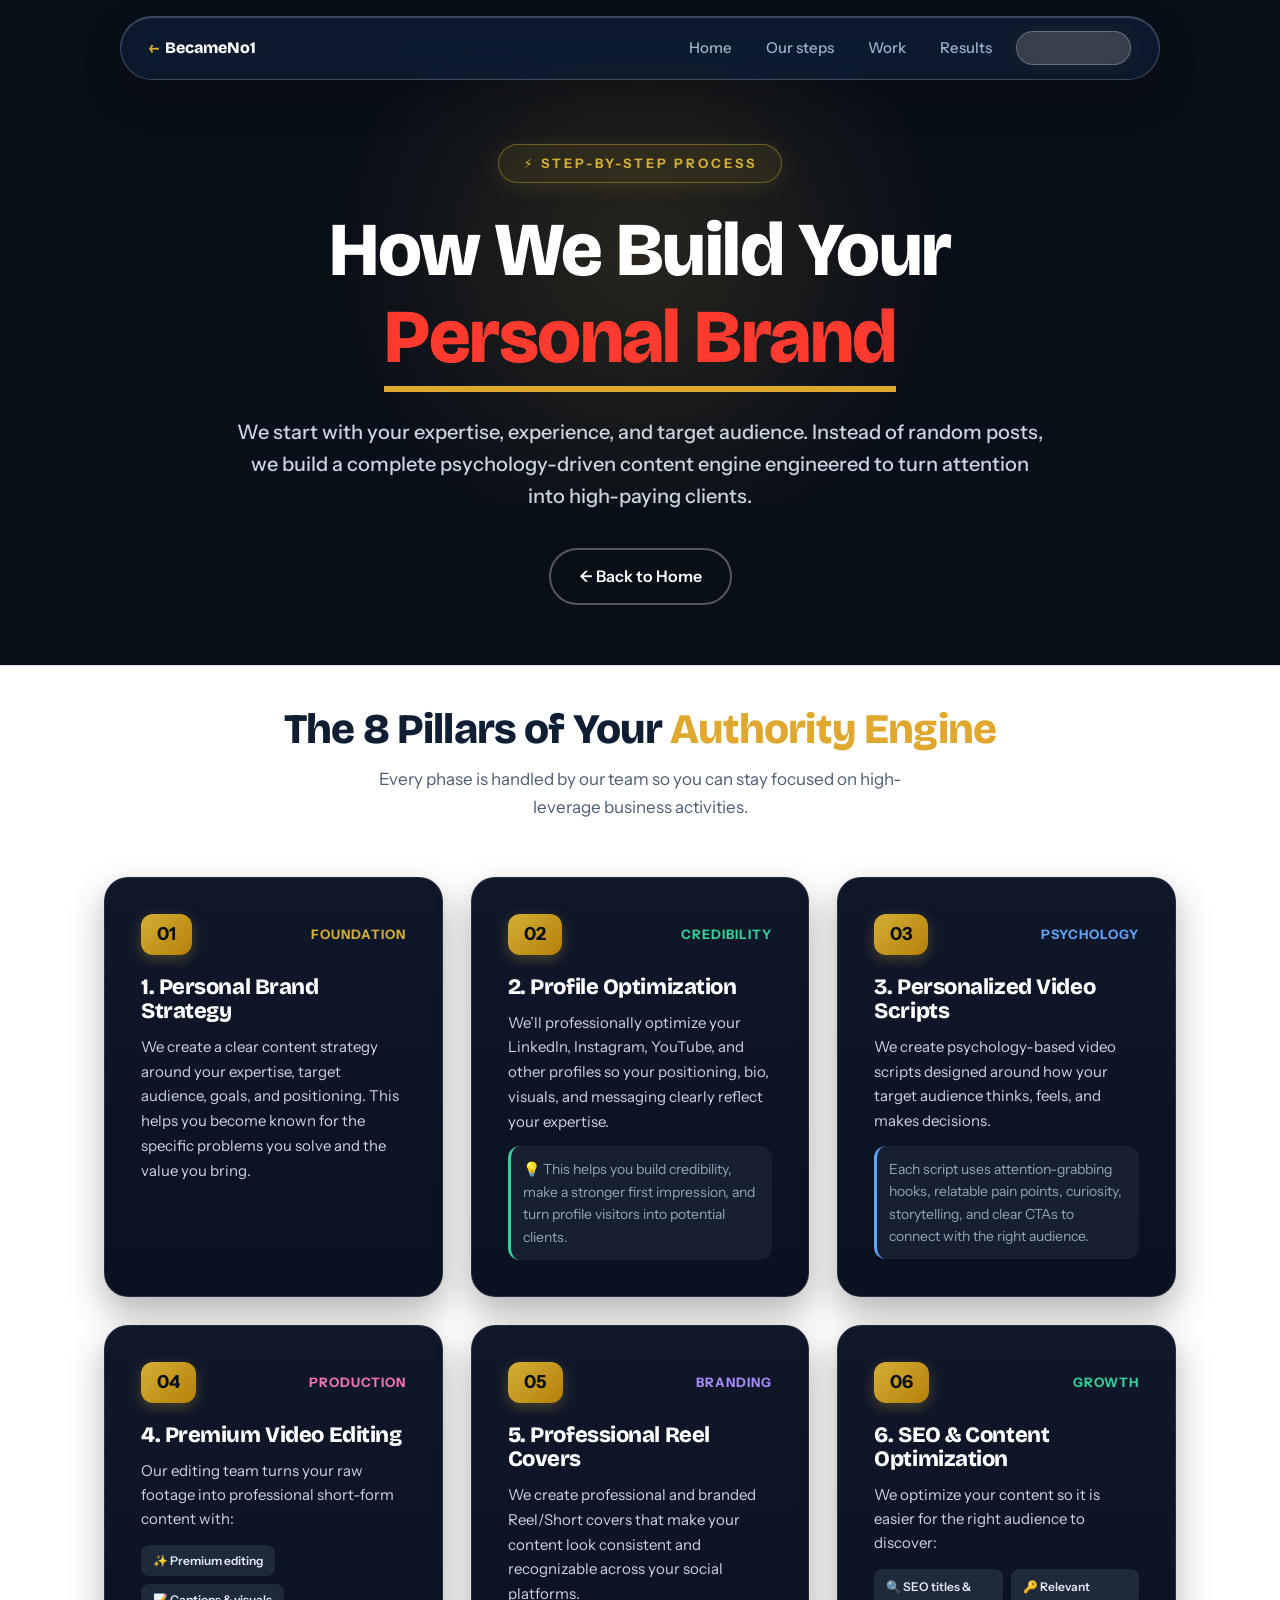
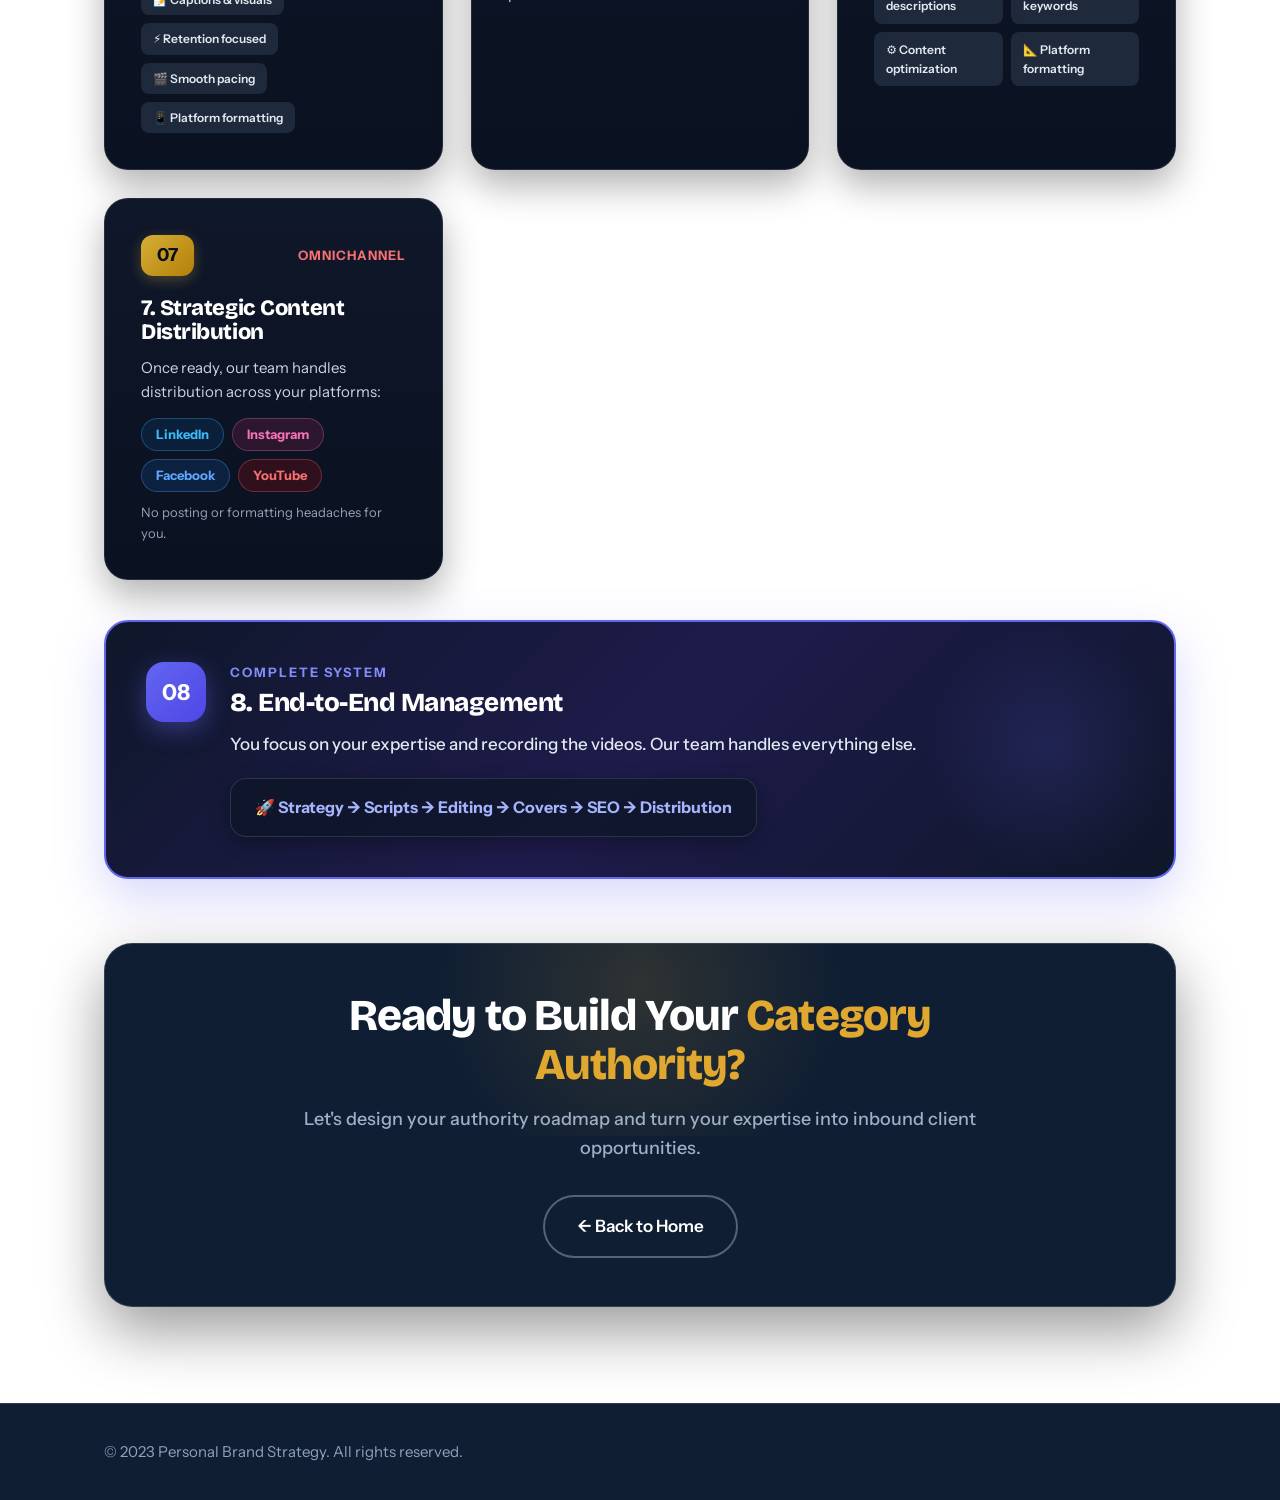
<file: how-it-works.html>
<!DOCTYPE html>
<html lang="en">

<head>
  <meta charset="utf-8">
  <meta name="viewport" content="width=device-width, initial-scale=1">
  <title>How It Works - Step-by-Step Personal Brand & Authority Roadmap</title>
  <meta name="description"
    content="Discover our 7-step psychology-driven process to turn your expertise into a category-dominating personal brand that attracts high-paying clients.">
  <meta property="og:title" content="How We Build Your Personal Brand | Step-by-Step Strategy">
  <meta property="og:description"
    content="From positioning and scriptwriting to premium video editing and omnichannel distribution - see how we build authority that pays.">
  <meta property="og:type" content="website">

  <link rel="preconnect" href="https://fonts.googleapis.com">
  <link rel="preconnect" href="https://fonts.gstatic.com" crossorigin>
  <link
    href="https://fonts.googleapis.com/css2?family=Bricolage+Grotesque:wght@600;700;800;900&family=Instrument+Sans:wght@400;500;600;700&display=swap"
    rel="stylesheet">
  <link rel="stylesheet" href="styles.css">
</head>

<body style="background: #090F19;">

  <header>
    <div class="wrap">
      <a class="logo" href="index.html" id="nav-logo">
        <span class="logo-arrow">←</span> BecameNo1
      </a>
      <button class="nav-toggle" aria-label="Toggle Navigation" id="mobile-nav-toggle">
        <span></span>
        <span></span>
        <span></span>
      </button>
      <nav aria-label="Main" id="main-nav">
        <a href="index.html#top" id="nav-link-home">Home</a>
        <a href="index.html#steps" id="nav-link-steps">Our steps</a>
        <a href="index.html#work" id="nav-link-work">Work</a>
        <a href="index.html#results" id="nav-link-results">Results</a>
        <a href="how-it-works.html" class="active gold-text-effect" id="nav-link-how">How It Works</a>
      </nav>
    </div>
  </header>

  <main id="top">

    <!-- Hero Section -->
    <section class="hero-page" style="padding: 80px 0 60px; text-align: center; position: relative; overflow: hidden;">
      <div
        style="position: absolute; top: -10%; left: 50%; transform: translateX(-50%); width: 700px; height: 500px; background: radial-gradient(circle, rgba(224,168,46,0.14) 0%, rgba(15,30,51,0) 70%); pointer-events: none; z-index: 0;">
      </div>

      <div class="wrap" style="position: relative; z-index: 1;">
        <div
          style="display: inline-block; color: #D4AF37; background: rgba(212,175,55,0.1); border: 1.5px solid rgba(212,175,55,0.4); font-weight: 800; letter-spacing: 3px; font-size: 13px; text-transform: uppercase; padding: 8px 24px; border-radius: 999px; margin-bottom: 24px; box-shadow: 0 4px 20px rgba(212,175,55,0.15);">
          ⚡ STEP-BY-STEP PROCESS
        </div>

        <h1
          style="font-size: clamp(40px, 7vw, 76px); font-weight: 800; color: #FFFFFF; max-width: 22ch; margin: 0 auto 24px; line-height: 1.15; letter-spacing: -0.02em;">
          How We Build Your <span
            style="color: #FF3B30; border-bottom: 6px solid var(--gold); padding-bottom: 4px; display: inline-block;">Personal
            Brand</span>
        </h1>

        <p
          style="font-size: 20px; color: #CBD5E1; max-width: 62ch; margin: 0 auto 36px; line-height: 1.6; font-weight: 500;">
          We start with your expertise, experience, and target audience. Instead of random posts, we build a complete
          psychology-driven content engine engineered to turn attention into high-paying clients.
        </p>

        <div style="display: flex; gap: 16px; justify-content: center; flex-wrap: wrap;">
          <a href="index.html" class="btn ghost-light" id="hero-back-btn" style="font-size: 16px; padding: 14px 28px;">←
            Back to Home</a>
        </div>
      </div>
    </section>

    <!-- 7 Detailed Process Blocks -->
    <section style="padding: 40px 0 96px; background: #FFFFFF; border-top: 1px solid #E2E8F0;">
      <div class="wrap" style="max-width: 1120px;">

        <div style="text-align: center; margin-bottom: 56px;">
          <h2
            style="font-size: clamp(28px, 4vw, 42px); font-weight: 800; color: #0F1E33; max-width: 28ch; margin: 0 auto 14px;">
            The 8 Pillars of Your <span style="color: var(--gold);">Authority Engine</span>
          </h2>
          <p style="font-size: 17px; color: #4D5D73; max-width: 540px; margin: 0 auto;">
            Every phase is handled by our team so you can stay focused on high-leverage business activities.
          </p>
        </div>

        <!-- Process Bento Grid -->
        <div
          style="display: grid; grid-template-columns: repeat(auto-fit, minmax(320px, 1fr)); gap: 28px; margin-bottom: 40px;">

          <!-- Card 01: Personal Brand Strategy -->
          <div
            style="background: linear-gradient(180deg, #0F172A 0%, #0A1120 100%); border: 1px solid rgba(255,255,255,0.1); border-radius: 24px; padding: 36px; position: relative; box-shadow: 0 16px 36px rgba(0,0,0,0.3); transition: all 0.3s ease;"
            onmouseover="this.style.transform='translateY(-6px)';this.style.borderColor='#D4AF37';this.style.boxShadow='0 20px 48px rgba(212,175,55,0.15)'"
            onmouseout="this.style.transform='none';this.style.borderColor='rgba(255,255,255,0.1)';this.style.boxShadow='0 16px 36px rgba(0,0,0,0.3)'">
            <div style="display: flex; justify-content: space-between; align-items: center; margin-bottom: 20px;">
              <span
                style="background: linear-gradient(135deg, #D4AF37, #B48008); color: #070D19; font-weight: 900; font-size: 18px; padding: 6px 16px; border-radius: 12px; box-shadow: 0 4px 14px rgba(212,175,55,0.3);">01</span>
              <span
                style="color: #D4AF37; font-size: 13px; font-weight: 700; letter-spacing: 1px; text-transform: uppercase;">FOUNDATION</span>
            </div>
            <h3 style="font-size: 22px; font-weight: 800; color: #FFFFFF; margin-bottom: 12px;">1. Personal Brand
              Strategy</h3>
            <p style="font-size: 15px; color: #CBD5E1; line-height: 1.65; margin: 0;">
              We create a clear content strategy around your expertise, target audience, goals, and positioning. This
              helps you become known for the specific problems you solve and the value you bring.
            </p>
          </div>

          <!-- Card 02: Profile Optimization -->
          <div
            style="background: linear-gradient(180deg, #0F172A 0%, #0A1120 100%); border: 1px solid rgba(255,255,255,0.1); border-radius: 24px; padding: 36px; position: relative; box-shadow: 0 16px 36px rgba(0,0,0,0.3); transition: all 0.3s ease;"
            onmouseover="this.style.transform='translateY(-6px)';this.style.borderColor='#D4AF37';this.style.boxShadow='0 20px 48px rgba(212,175,55,0.15)'"
            onmouseout="this.style.transform='none';this.style.borderColor='rgba(255,255,255,0.1)';this.style.boxShadow='0 16px 36px rgba(0,0,0,0.3)'">
            <div style="display: flex; justify-content: space-between; align-items: center; margin-bottom: 20px;">
              <span
                style="background: linear-gradient(135deg, #D4AF37, #B48008); color: #070D19; font-weight: 900; font-size: 18px; padding: 6px 16px; border-radius: 12px; box-shadow: 0 4px 14px rgba(212,175,55,0.3);">02</span>
              <span
                style="color: #34D399; font-size: 13px; font-weight: 700; letter-spacing: 1px; text-transform: uppercase;">CREDIBILITY</span>
            </div>
            <h3 style="font-size: 22px; font-weight: 800; color: #FFFFFF; margin-bottom: 12px;">2. Profile Optimization</h3>
            <p style="font-size: 15px; color: #CBD5E1; line-height: 1.65; margin-bottom: 12px;">
              We’ll professionally optimize your LinkedIn, Instagram, YouTube, and other profiles so your positioning, bio, visuals, and messaging clearly reflect your expertise.
            </p>
            <p style="font-size: 14px; color: #94A3B8; line-height: 1.6; margin: 0; background: rgba(30,41,59,0.6); padding: 12px; border-radius: 12px; border-left: 3px solid #34D399;">
              💡 This helps you build credibility, make a stronger first impression, and turn profile visitors into potential clients.
            </p>
          </div>

          <!-- Card 03: Personalized Video Scripts -->
          <div
            style="background: linear-gradient(180deg, #0F172A 0%, #0A1120 100%); border: 1px solid rgba(255,255,255,0.1); border-radius: 24px; padding: 36px; position: relative; box-shadow: 0 16px 36px rgba(0,0,0,0.3); transition: all 0.3s ease;"
            onmouseover="this.style.transform='translateY(-6px)';this.style.borderColor='#D4AF37';this.style.boxShadow='0 20px 48px rgba(212,175,55,0.15)'"
            onmouseout="this.style.transform='none';this.style.borderColor='rgba(255,255,255,0.1)';this.style.boxShadow='0 16px 36px rgba(0,0,0,0.3)'">
            <div style="display: flex; justify-content: space-between; align-items: center; margin-bottom: 20px;">
              <span
                style="background: linear-gradient(135deg, #D4AF37, #B48008); color: #070D19; font-weight: 900; font-size: 18px; padding: 6px 16px; border-radius: 12px; box-shadow: 0 4px 14px rgba(212,175,55,0.3);">03</span>
              <span
                style="color: #60A5FA; font-size: 13px; font-weight: 700; letter-spacing: 1px; text-transform: uppercase;">PSYCHOLOGY</span>
            </div>
            <h3 style="font-size: 22px; font-weight: 800; color: #FFFFFF; margin-bottom: 12px;">3. Personalized Video
              Scripts</h3>
            <p style="font-size: 15px; color: #CBD5E1; line-height: 1.65; margin-bottom: 12px;">
              We create psychology-based video scripts designed around how your target audience thinks, feels, and makes
              decisions.
            </p>
            <p
              style="font-size: 14px; color: #94A3B8; line-height: 1.6; margin: 0; background: rgba(30,41,59,0.6); padding: 12px; border-radius: 12px; border-left: 3px solid #60A5FA;">
              Each script uses attention-grabbing hooks, relatable pain points, curiosity, storytelling, and clear CTAs
              to connect with the right audience.
            </p>
          </div>

          <!-- Card 04: Premium Video Editing -->
          <div
            style="background: linear-gradient(180deg, #0F172A 0%, #0A1120 100%); border: 1px solid rgba(255,255,255,0.1); border-radius: 24px; padding: 36px; position: relative; box-shadow: 0 16px 36px rgba(0,0,0,0.3); transition: all 0.3s ease;"
            onmouseover="this.style.transform='translateY(-6px)';this.style.borderColor='#D4AF37';this.style.boxShadow='0 20px 48px rgba(212,175,55,0.15)'"
            onmouseout="this.style.transform='none';this.style.borderColor='rgba(255,255,255,0.1)';this.style.boxShadow='0 16px 36px rgba(0,0,0,0.3)'">
            <div style="display: flex; justify-content: space-between; align-items: center; margin-bottom: 20px;">
              <span
                style="background: linear-gradient(135deg, #D4AF37, #B48008); color: #070D19; font-weight: 900; font-size: 18px; padding: 6px 16px; border-radius: 12px; box-shadow: 0 4px 14px rgba(212,175,55,0.3);">04</span>
              <span
                style="color: #F472B6; font-size: 13px; font-weight: 700; letter-spacing: 1px; text-transform: uppercase;">PRODUCTION</span>
            </div>
            <h3 style="font-size: 22px; font-weight: 800; color: #FFFFFF; margin-bottom: 12px;">4. Premium Video Editing
            </h3>
            <p style="font-size: 15px; color: #CBD5E1; line-height: 1.6; margin-bottom: 14px;">
              Our editing team turns your raw footage into professional short-form content with:
            </p>
            <div style="display: flex; flex-wrap: wrap; gap: 8px;">
              <span
                style="background: #1E293B; color: #E2E8F0; font-size: 12px; font-weight: 600; padding: 6px 12px; border-radius: 8px;">✨
                Premium editing</span>
              <span
                style="background: #1E293B; color: #E2E8F0; font-size: 12px; font-weight: 600; padding: 6px 12px; border-radius: 8px;">📝
                Captions & visuals</span>
              <span
                style="background: #1E293B; color: #E2E8F0; font-size: 12px; font-weight: 600; padding: 6px 12px; border-radius: 8px;">⚡
                Retention focused</span>
              <span
                style="background: #1E293B; color: #E2E8F0; font-size: 12px; font-weight: 600; padding: 6px 12px; border-radius: 8px;">🎬
                Smooth pacing</span>
              <span
                style="background: #1E293B; color: #E2E8F0; font-size: 12px; font-weight: 600; padding: 6px 12px; border-radius: 8px;">📱
                Platform formatting</span>
            </div>
          </div>

          <!-- Card 05: Professional Reel Covers -->
          <div
            style="background: linear-gradient(180deg, #0F172A 0%, #0A1120 100%); border: 1px solid rgba(255,255,255,0.1); border-radius: 24px; padding: 36px; position: relative; box-shadow: 0 16px 36px rgba(0,0,0,0.3); transition: all 0.3s ease;"
            onmouseover="this.style.transform='translateY(-6px)';this.style.borderColor='#D4AF37';this.style.boxShadow='0 20px 48px rgba(212,175,55,0.15)'"
            onmouseout="this.style.transform='none';this.style.borderColor='rgba(255,255,255,0.1)';this.style.boxShadow='0 16px 36px rgba(0,0,0,0.3)'">
            <div style="display: flex; justify-content: space-between; align-items: center; margin-bottom: 20px;">
              <span
                style="background: linear-gradient(135deg, #D4AF37, #B48008); color: #070D19; font-weight: 900; font-size: 18px; padding: 6px 16px; border-radius: 12px; box-shadow: 0 4px 14px rgba(212,175,55,0.3);">05</span>
              <span
                style="color: #A78BFA; font-size: 13px; font-weight: 700; letter-spacing: 1px; text-transform: uppercase;">BRANDING</span>
            </div>
            <h3 style="font-size: 22px; font-weight: 800; color: #FFFFFF; margin-bottom: 12px;">5. Professional Reel
              Covers</h3>
            <p style="font-size: 15px; color: #CBD5E1; line-height: 1.65; margin: 0;">
              We create professional and branded Reel/Short covers that make your content look consistent and
              recognizable across your social platforms.
            </p>
          </div>

          <!-- Card 06: SEO & Content Optimization -->
          <div
            style="background: linear-gradient(180deg, #0F172A 0%, #0A1120 100%); border: 1px solid rgba(255,255,255,0.1); border-radius: 24px; padding: 36px; position: relative; box-shadow: 0 16px 36px rgba(0,0,0,0.3); transition: all 0.3s ease;"
            onmouseover="this.style.transform='translateY(-6px)';this.style.borderColor='#D4AF37';this.style.boxShadow='0 20px 48px rgba(212,175,55,0.15)'"
            onmouseout="this.style.transform='none';this.style.borderColor='rgba(255,255,255,0.1)';this.style.boxShadow='0 16px 36px rgba(0,0,0,0.3)'">
            <div style="display: flex; justify-content: space-between; align-items: center; margin-bottom: 20px;">
              <span
                style="background: linear-gradient(135deg, #D4AF37, #B48008); color: #070D19; font-weight: 900; font-size: 18px; padding: 6px 16px; border-radius: 12px; box-shadow: 0 4px 14px rgba(212,175,55,0.3);">06</span>
              <span
                style="color: #34D399; font-size: 13px; font-weight: 700; letter-spacing: 1px; text-transform: uppercase;">GROWTH</span>
            </div>
            <h3 style="font-size: 22px; font-weight: 800; color: #FFFFFF; margin-bottom: 12px;">6. SEO & Content
              Optimization</h3>
            <p style="font-size: 15px; color: #CBD5E1; line-height: 1.6; margin-bottom: 14px;">
              We optimize your content so it is easier for the right audience to discover:
            </p>
            <div style="display: grid; grid-template-columns: 1fr 1fr; gap: 8px;">
              <div
                style="background: #1E293B; padding: 8px 12px; border-radius: 8px; font-size: 12px; font-weight: 600; color: #E2E8F0;">
                🔍 SEO titles & descriptions</div>
              <div
                style="background: #1E293B; padding: 8px 12px; border-radius: 8px; font-size: 12px; font-weight: 600; color: #E2E8F0;">
                🔑 Relevant keywords</div>
              <div
                style="background: #1E293B; padding: 8px 12px; border-radius: 8px; font-size: 12px; font-weight: 600; color: #E2E8F0;">
                ⚙️ Content optimization</div>
              <div
                style="background: #1E293B; padding: 8px 12px; border-radius: 8px; font-size: 12px; font-weight: 600; color: #E2E8F0;">
                📐 Platform formatting</div>
            </div>
          </div>

          <!-- Card 07: Strategic Content Distribution -->
          <div
            style="background: linear-gradient(180deg, #0F172A 0%, #0A1120 100%); border: 1px solid rgba(255,255,255,0.1); border-radius: 24px; padding: 36px; position: relative; box-shadow: 0 16px 36px rgba(0,0,0,0.3); transition: all 0.3s ease;"
            onmouseover="this.style.transform='translateY(-6px)';this.style.borderColor='#D4AF37';this.style.boxShadow='0 20px 48px rgba(212,175,55,0.15)'"
            onmouseout="this.style.transform='none';this.style.borderColor='rgba(255,255,255,0.1)';this.style.boxShadow='0 16px 36px rgba(0,0,0,0.3)'">
            <div style="display: flex; justify-content: space-between; align-items: center; margin-bottom: 20px;">
              <span
                style="background: linear-gradient(135deg, #D4AF37, #B48008); color: #070D19; font-weight: 900; font-size: 18px; padding: 6px 16px; border-radius: 12px; box-shadow: 0 4px 14px rgba(212,175,55,0.3);">07</span>
              <span
                style="color: #F87171; font-size: 13px; font-weight: 700; letter-spacing: 1px; text-transform: uppercase;">OMNICHANNEL</span>
            </div>
            <h3 style="font-size: 22px; font-weight: 800; color: #FFFFFF; margin-bottom: 12px;">7. Strategic Content
              Distribution</h3>
            <p style="font-size: 15px; color: #CBD5E1; line-height: 1.6; margin-bottom: 14px;">
              Once ready, our team handles distribution across your platforms:
            </p>
            <div style="display: flex; flex-wrap: wrap; gap: 8px; margin-bottom: 10px;">
              <span
                style="background: rgba(10,102,194,0.15); color: #38BDF8; border: 1px solid rgba(56,189,248,0.3); font-size: 13px; font-weight: 700; padding: 5px 14px; border-radius: 999px;">LinkedIn</span>
              <span
                style="background: rgba(225,48,108,0.15); color: #F472B6; border: 1px solid rgba(244,114,182,0.3); font-size: 13px; font-weight: 700; padding: 5px 14px; border-radius: 999px;">Instagram</span>
              <span
                style="background: rgba(24,119,242,0.15); color: #60A5FA; border: 1px solid rgba(96,165,250,0.3); font-size: 13px; font-weight: 700; padding: 5px 14px; border-radius: 999px;">Facebook</span>
              <span
                style="background: rgba(255,0,0,0.15); color: #F87171; border: 1px solid rgba(248,113,113,0.3); font-size: 13px; font-weight: 700; padding: 5px 14px; border-radius: 999px;">YouTube</span>
            </div>
            <p style="font-size: 13px; color: #94A3B8; margin: 0;">No posting or formatting headaches for you.</p>
          </div>

        </div>

        <!-- Featured Card 08: End-to-End Management (Full-Width Banner) -->
        <div
          style="background: linear-gradient(135deg, #0F172A 0%, #1E1B4B 50%, #0F172A 100%); border: 2px solid #6366F1; border-radius: 24px; padding: 40px; box-shadow: 0 20px 50px rgba(99,102,241,0.25); position: relative; overflow: hidden; margin-bottom: 64px;">
          <div
            style="position: absolute; top: 0; right: 0; width: 250px; height: 250px; background: radial-gradient(circle, rgba(99,102,241,0.15) 0%, transparent 70%); pointer-events: none;">
          </div>

          <div style="display: flex; gap: 24px; align-items: flex-start; flex-wrap: wrap;">
            <div
              style="background: linear-gradient(135deg, #6366F1, #4F46E5); color: #FFF; font-weight: 900; font-size: 22px; width: 60px; height: 60px; border-radius: 18px; display: flex; align-items: center; justify-content: center; flex-shrink: 0; box-shadow: 0 8px 24px rgba(99,102,241,0.4);">
              08
            </div>
            <div style="flex: 1; min-width: 280px;">
              <div
                style="color: #818CF8; font-size: 13px; font-weight: 800; letter-spacing: 2px; text-transform: uppercase; margin-bottom: 6px;">
                COMPLETE SYSTEM</div>
              <h3 style="font-size: 26px; font-weight: 900; color: #FFFFFF; margin-bottom: 12px;">8. End-to-End
                Management</h3>
              <p style="font-size: 17px; color: #E2E8F0; line-height: 1.65; margin-bottom: 20px; font-weight: 500;">
                You focus on your expertise and recording the videos. Our team handles everything else.
              </p>
              <div
                style="background: rgba(15,23,42,0.85); border: 1px solid rgba(255,255,255,0.12); padding: 16px 24px; border-radius: 16px; color: #A5B4FC; font-size: 16px; font-weight: 700; display: inline-block; box-shadow: 0 6px 20px rgba(0,0,0,0.3);">
                🚀 Strategy → Scripts → Editing → Covers → SEO → Distribution
              </div>
            </div>
          </div>
        </div>

        <!-- CTA & Navigation Box -->
        <div
          style="background: var(--ink); border: 1px solid rgba(255,255,255,0.15); border-radius: 28px; padding: 48px 32px; text-align: center; box-shadow: 0 24px 60px rgba(0,0,0,0.4); position: relative; overflow: hidden;">
          <div
            style="position: absolute; top: -30%; left: 50%; transform: translateX(-50%); width: 500px; height: 300px; background: radial-gradient(circle, rgba(224,168,46,0.15) 0%, transparent 70%); pointer-events: none;">
          </div>

          <div style="position: relative; z-index: 1;">
            <h2
              style="font-size: clamp(30px, 4vw, 44px); font-weight: 800; color: #FFF; max-width: 24ch; margin: 0 auto 16px;">
              Ready to Build Your <span style="color: var(--gold);">Category Authority?</span>
            </h2>
            <p style="font-size: 18px; color: #9FB0C6; max-width: 56ch; margin: 0 auto 32px; font-weight: 500;">
              Let's design your authority roadmap and turn your expertise into inbound client opportunities.
            </p>
            <div style="display: flex; gap: 16px; justify-content: center; flex-wrap: wrap;">
              <a href="index.html" class="btn ghost-light" id="bottom-back-btn"
                style="font-size: 17px; padding: 16px 32px;">← Back to Home</a>
            </div>
          </div>
        </div>

      </div>
    </section>

  </main>

  <footer class="site">
    <div class="wrap">
      <span>&copy; 2023 Personal Brand Strategy. All rights reserved.</span>
    </div>
  </footer>

  <script src="navbar.js"></script>
  <script>
  </script>
</body>

</html>
</file>
<file: styles.css>
:root {
  --ink: #0F1E33;
  --fog: #EDF1F6;
  --gold: #E0A82E;
  --gold-accent: #D4AF37;
  --red: #FF3B30;
  --slate: #4D5D73;
  --white: #fff;
  --line: #CBD5E1;
  --head: 'Bricolage Grotesque', system-ui, sans-serif;
  --body: 'Instrument Sans', system-ui, sans-serif;
  --wrap: 1120px;
}

* {
  box-sizing: border-box;
  margin: 0;
  padding: 0;
}

html {
  scroll-behavior: smooth;
  scroll-padding-top: 80px;
}

body {
  font-family: var(--body);
  font-size: 17px;
  line-height: 1.6;
  color: var(--white);
  background: var(--ink);
  animation: fadeInPage 0.4s ease-out;
}

@keyframes fadeInPage {
  from {
    opacity: 0;
    transform: translateY(4px);
  }
  to {
    opacity: 1;
    transform: translateY(0);
  }
}

h1, h2, h3 {
  font-family: var(--head);
  line-height: 1.1;
  letter-spacing: -.02em;
}

a {
  color: inherit;
}

:focus-visible {
  outline: 3px solid var(--gold);
  outline-offset: 3px;
}

.wrap {
  max-width: var(--wrap);
  margin: 0 auto;
  padding: 0 24px;
}

section {
  padding: 96px 0;
}

h2 {
  font-size: clamp(30px, 4.5vw, 48px);
  font-weight: 700;
  max-width: 18ch;
}

.lead {
  color: var(--slate);
  max-width: 56ch;
  margin-top: 16px;
}

.fill {
  background: #FFF3CC;
  padding: 0 4px;
  border-radius: 3px;
}

.btn {
  display: inline-flex;
  align-items: center;
  justify-content: center;
  gap: 8px;
  padding: 14px 26px;
  border-radius: 999px;
  font-weight: 600;
  text-decoration: none;
  font-family: var(--body);
  transition: transform .15s, background .15s, color .15s, border-color .15s, box-shadow .15s;
  cursor: pointer;
}

.btn.gold {
  background: var(--gold);
  color: var(--ink);
  border: none;
}

.btn.gold:hover {
  transform: translateY(-2px);
  background: #EDB93F;
  box-shadow: 0 8px 20px rgba(224, 168, 46, 0.3);
}

.btn.ghost {
  border: 2px solid var(--ink);
  background: transparent;
  color: var(--ink);
}

.btn.ghost:hover {
  background: var(--ink);
  color: var(--white);
}

.btn.ghost-light {
  border: 2px solid rgba(255, 255, 255, 0.3);
  background: transparent;
  color: var(--white);
}

.btn.ghost-light:hover {
  background: rgba(255, 255, 255, 0.1);
  border-color: var(--white);
  transform: translateY(-2px);
}

/* Header & Shared Pill Navbar */
header {
  position: sticky;
  top: 16px;
  z-index: 100;
  pointer-events: none;
  padding: 0 24px;
}

header .wrap {
  pointer-events: auto;
  max-width: 1040px;
  margin: 0 auto;
  background: rgba(15, 30, 51, 0.75);
  backdrop-filter: blur(16px) saturate(180%);
  -webkit-backdrop-filter: blur(16px) saturate(180%);
  color: #fff;
  border-radius: 999px;
  padding: 0 28px;
  height: 64px;
  display: flex;
  align-items: center;
  justify-content: space-between;
  box-shadow: 0 16px 40px rgba(0, 0, 0, 0.18), inset 0 1px 1px rgba(255, 255, 255, 0.25);
  border: 1px solid rgba(255, 255, 255, 0.2);
  position: relative;
}

.logo {
  font-family: var(--head);
  font-weight: 800;
  font-size: 16px;
  text-decoration: none;
  color: #fff;
  display: flex;
  align-items: center;
  gap: 6px;
  transition: color .15s;
}

.logo:hover {
  color: var(--gold);
}

.logo-arrow {
  color: var(--gold);
  font-weight: 700;
}

nav {
  display: flex;
  gap: 14px;
  align-items: center;
}

nav a {
  text-decoration: none;
  font-weight: 500;
  font-size: 15px;
  color: #9FB0C6;
  transition: color .15s, background .15s;
  padding: 4px 10px;
  border-radius: 999px;
}

nav a:hover {
  color: #fff;
}

nav a.active {
  color: #fff;
  background: rgba(255, 255, 255, 0.15);
  font-weight: 600;
  border: 1px solid rgba(255, 255, 255, 0.25);
}

.gold-text-effect {
  background: linear-gradient(135deg, #FFF0BD 0%, #E0A82E 35%, #F5D77F 65%, #B48008 100%);
  background-size: 200% auto;
  -webkit-background-clip: text;
  -webkit-text-fill-color: transparent;
  animation: goldShimmer 3.5s ease-in-out infinite;
  filter: drop-shadow(0 0 8px rgba(224, 168, 46, 0.4));
  font-weight: 700;
}

@keyframes goldShimmer {
  0% {
    background-position: 0% 50%;
  }
  50% {
    background-position: 100% 50%;
  }
  100% {
    background-position: 0% 50%;
  }
}

nav .btn {
  padding: 10px 22px;
  border-radius: 999px;
  border: 1.5px solid rgba(255, 255, 255, 0.3);
  background: transparent;
  color: #fff;
  font-weight: 600;
  transition: all .15s;
}

nav .btn:hover {
  background: #fff;
  color: var(--ink);
  border-color: #fff;
}

/* Mobile Hamburger Menu */
.nav-toggle {
  display: none;
  background: transparent;
  border: none;
  cursor: pointer;
  padding: 8px;
  width: 40px;
  height: 40px;
  border-radius: 50%;
  position: relative;
  z-index: 101;
  align-items: center;
  justify-content: center;
  flex-direction: column;
  gap: 5px;
}

.nav-toggle span {
  display: block;
  width: 20px;
  height: 2px;
  background: #fff;
  border-radius: 2px;
  transition: transform 0.25s ease, opacity 0.25s ease;
}

.nav-toggle.open span:nth-child(1) {
  transform: translateY(7px) rotate(45deg);
}

.nav-toggle.open span:nth-child(2) {
  opacity: 0;
}

.nav-toggle.open span:nth-child(3) {
  transform: translateY(-7px) rotate(-45deg);
}

@media(max-width: 820px) {
  .nav-toggle {
    display: flex;
  }
  
  nav {
    position: absolute;
    top: 72px;
    left: 0;
    right: 0;
    background: rgba(15, 30, 51, 0.95);
    backdrop-filter: blur(20px);
    -webkit-backdrop-filter: blur(20px);
    border-radius: 24px;
    padding: 24px;
    flex-direction: column;
    gap: 16px;
    border: 1px solid rgba(255, 255, 255, 0.15);
    box-shadow: 0 20px 40px rgba(0, 0, 0, 0.4);
    opacity: 0;
    visibility: hidden;
    transform: translateY(-10px);
    transition: opacity 0.25s ease, transform 0.25s ease, visibility 0.25s ease;
  }
  
  nav.open {
    opacity: 1;
    visibility: visible;
    transform: translateY(0);
  }
  
  nav a {
    width: 100%;
    text-align: center;
    padding: 10px 16px;
    font-size: 17px;
  }
}

/* Footer */
footer.site {
  padding: 36px 0;
  background: var(--ink);
  color: #8FA1BA;
  font-size: 15px;
  border-top: 1px solid #2A3C57;
  position: static;
  backdrop-filter: none;
}

footer.site .wrap {
  display: flex;
  justify-content: space-between;
  gap: 16px;
  flex-wrap: wrap;
}

footer.site a {
  margin-left: 18px;
  text-decoration: none;
  transition: color 0.15s;
}

footer.site a:hover {
  color: var(--white);
}

@media(prefers-reduced-motion: reduce) {
  * {
    animation: none !important;
    transition: none !important;
    scroll-behavior: auto !important;
  }
}
</file>
